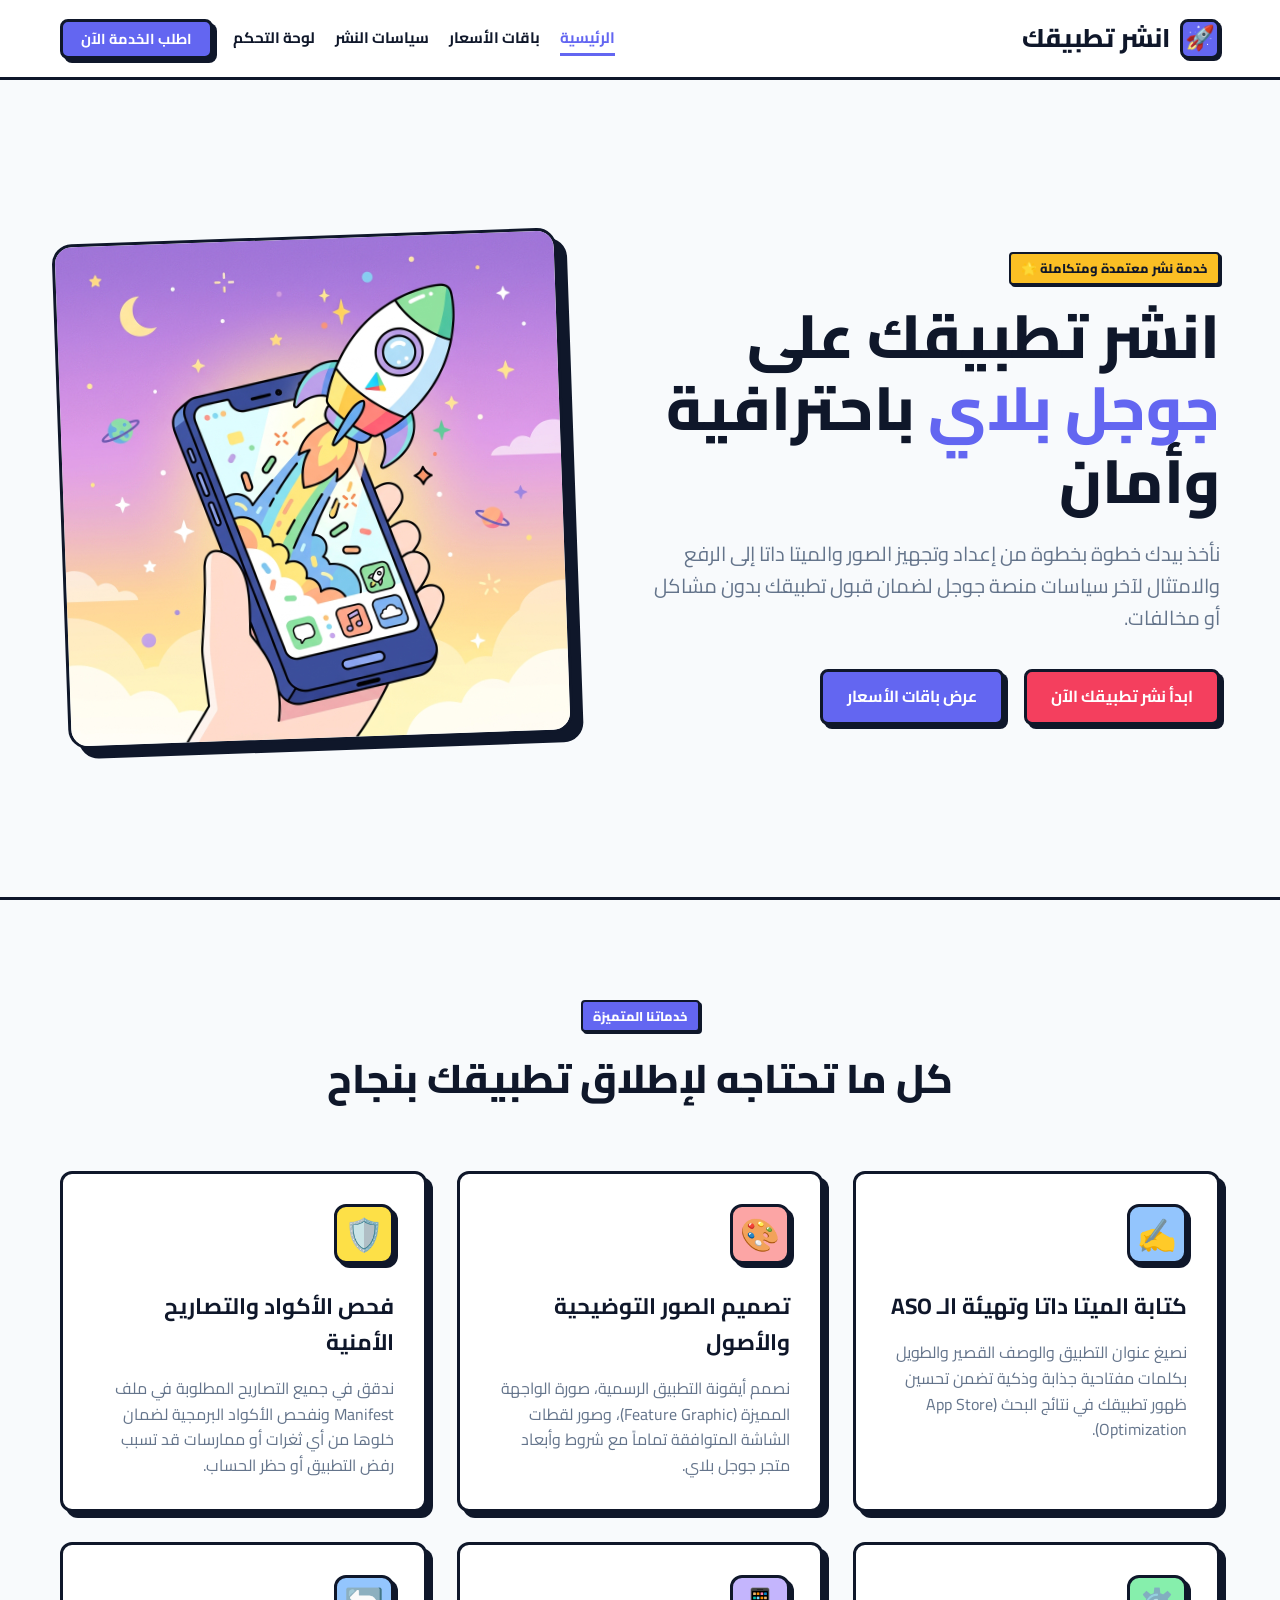
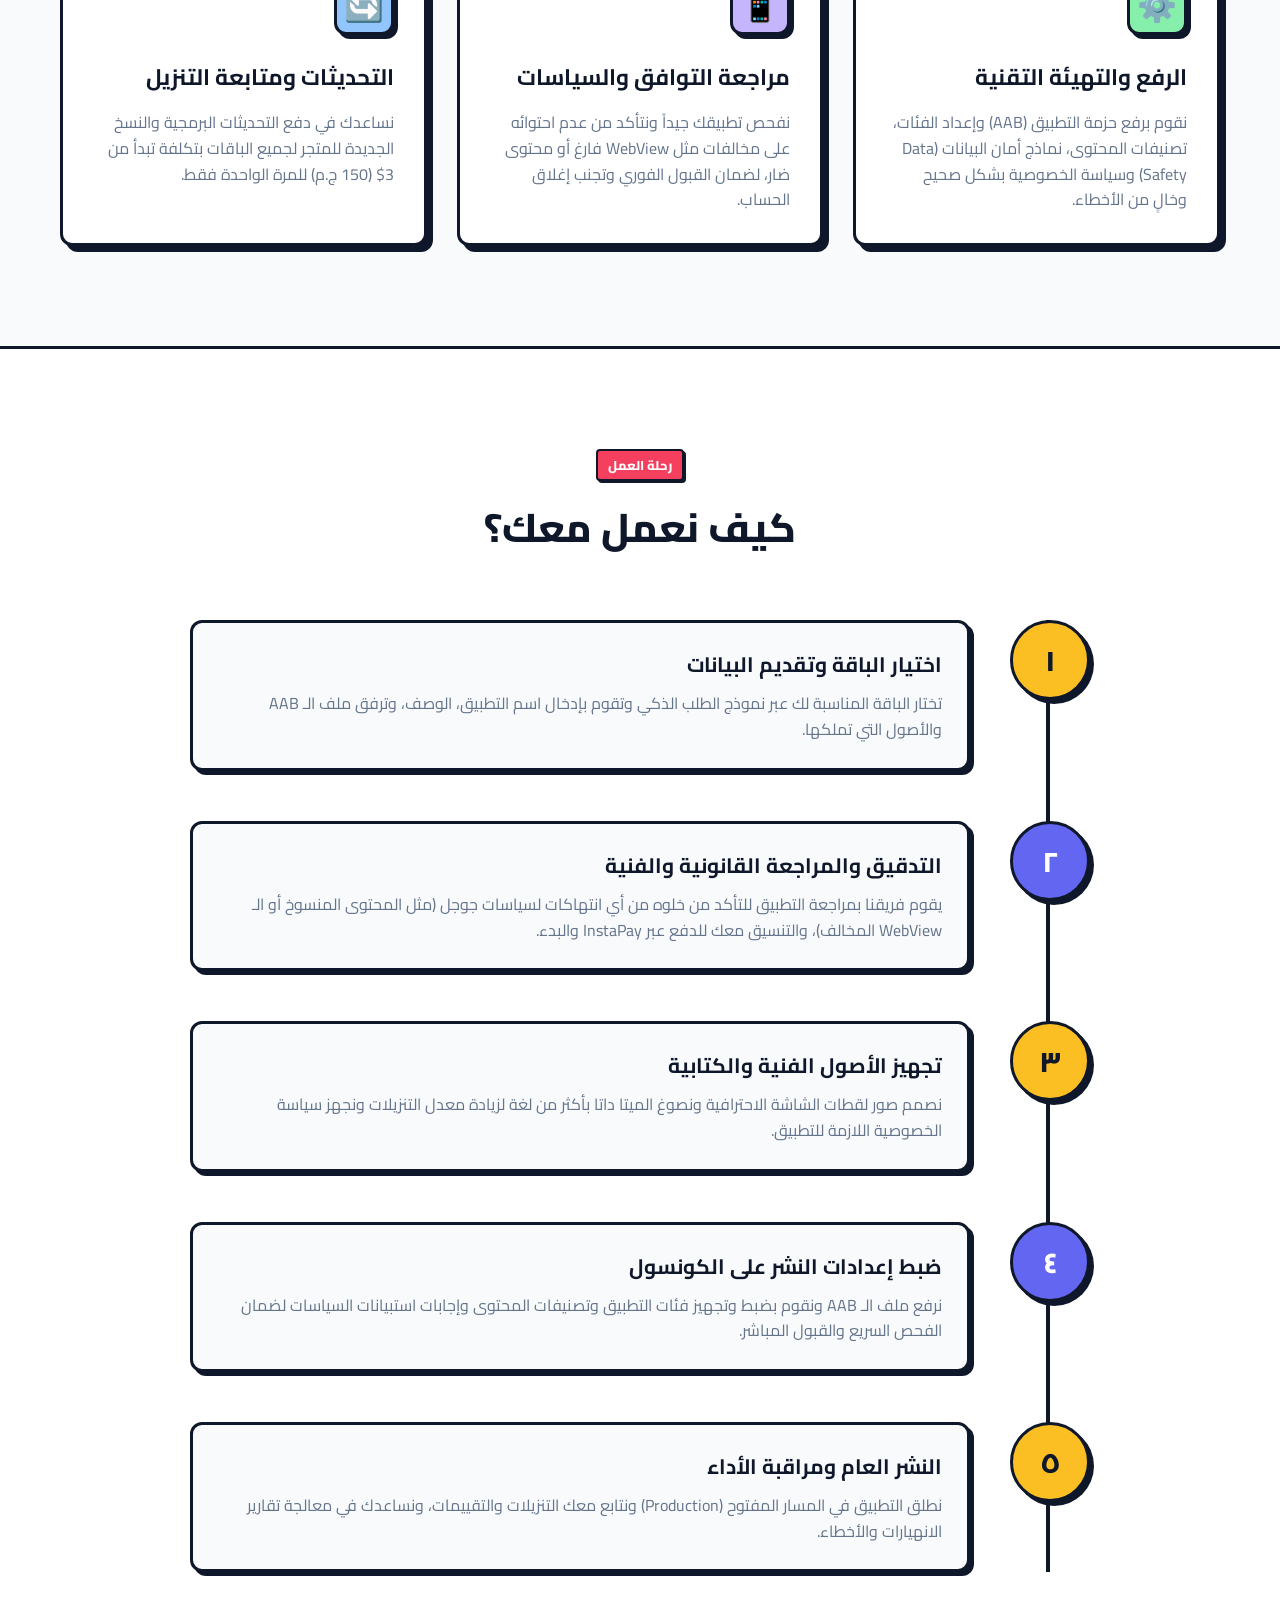
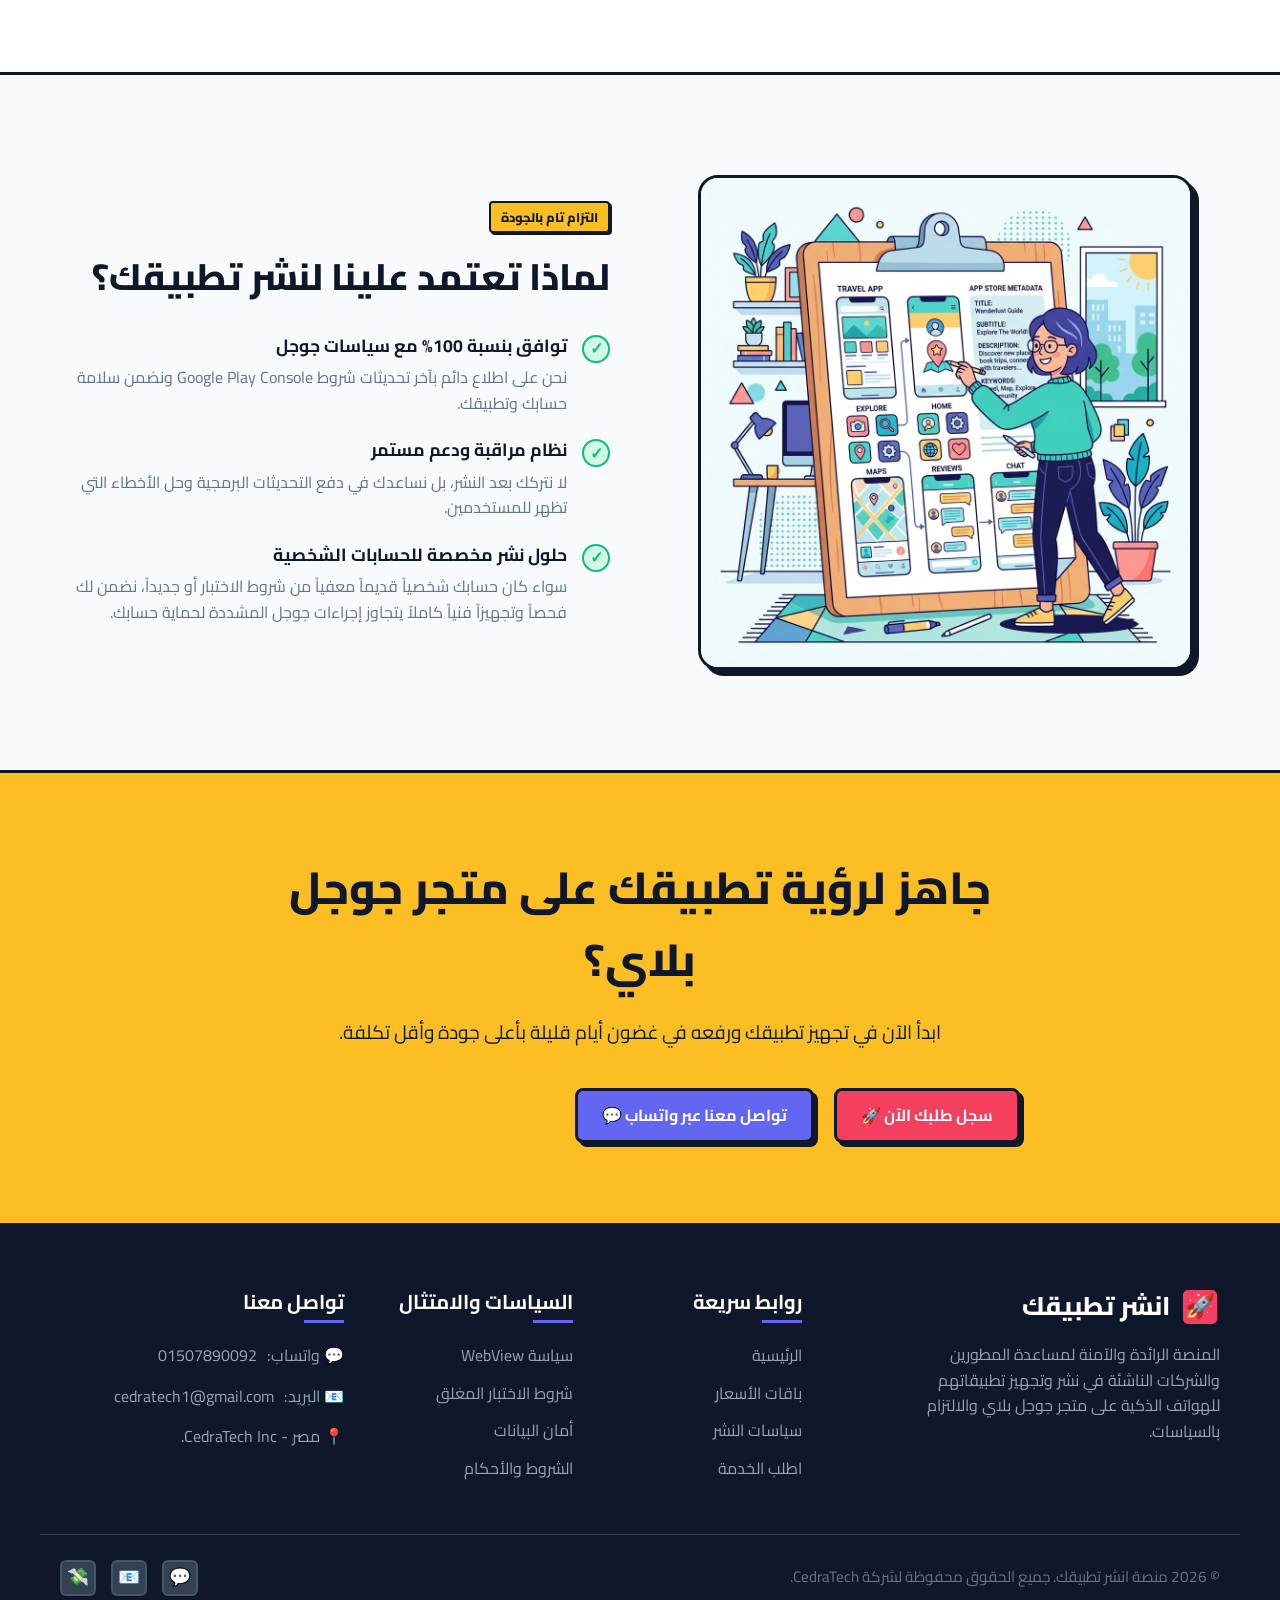
<file: index.html>
<!DOCTYPE html>
<html lang="ar" dir="rtl">
<head>
  <meta charset="UTF-8">
  <meta name="viewport" content="width=device-width, initial-scale=1.0">
  <title>انشر تطبيقك | خدمة نشر التطبيقات على جوجل بلاي باحترافية</title>
  <meta name="description" content="انشر تطبيقك على متجر جوجل بلاي (Google Play Console) باحترافية كاملة. نقوم بإعداد الصور والميتا داتا والمراجعة الأمنية وفحص الامتثال لسياسات جوجل لضمان قبول التطبيق.">
  <link rel="stylesheet" href="css/style.css">
  <link rel="stylesheet" href="css/home.css">
</head>
<body>

  <!-- Navigation Header -->
  <header class="header">
    <div class="container header-container">
      <a href="index.html" class="logo">
        <div class="logo-icon">🚀</div>
        <span>انشر تطبيقك</span>
      </a>
      
      <button class="menu-toggle" id="menuToggle" aria-label="فتح القائمة">☰</button>
      
      <nav class="nav-menu" id="navMenu">
        <a href="index.html" class="nav-link">الرئيسية</a>
        <a href="pricing.html" class="nav-link">باقات الأسعار</a>
        <a href="policies.html" class="nav-link">سياسات النشر</a>
        <a href="dashboard.html" class="nav-link">لوحة التحكم</a>
        <a href="order.html" class="btn btn-primary nav-btn" style="padding: 8px 18px; font-size: 0.95rem;">اطلب الخدمة الآن</a>
      </nav>

    </div>
  </header>

  <!-- Hero Section -->
  <section class="hero">
    <div class="container hero-grid">
      <div class="hero-content">
        <span class="badge badge-accent section-tag">خدمة نشر معتمدة ومتكاملة 🌟</span>
        <h1>انشر تطبيقك على <span>جوجل بلاي</span> باحترافية وأمان</h1>
        <p>
          نأخذ بيدك خطوة بخطوة من إعداد وتجهيز الصور والميتا داتا إلى الرفع والامتثال لآخر سياسات منصة جوجل لضمان قبول تطبيقك بدون مشاكل أو مخالفات.
        </p>
        <div class="hero-btns">
          <a href="order.html" class="btn btn-secondary">ابدأ نشر تطبيقك الآن</a>
          <a href="pricing.html" class="btn btn-primary">عرض باقات الأسعار</a>
        </div>
      </div>
      <div class="hero-image-container">
        <img src="assets/images/rocket_launch.png" alt="صاروخ ينطلق من هاتف ذكي" class="hero-image">
      </div>
    </div>
  </section>

  <!-- Service Features Grid -->
  <section class="section">
    <div class="container">
      <div class="section-header">
        <span class="badge badge-primary section-tag">خدماتنا المتميزة</span>
        <h2 class="section-title">كل ما تحتاجه لإطلاق تطبيقك بنجاح</h2>
      </div>
      
      <div class="services-grid">
        <!-- Feature 1 -->
        <div class="card service-card">
          <div class="service-icon icon-blue">✍️</div>
          <h3>كتابة الميتا داتا وتهيئة الـ ASO</h3>
          <p>نصيغ عنوان التطبيق والوصف القصير والطويل بكلمات مفتاحية جذابة وذكية تضمن تحسين ظهور تطبيقك في نتائج البحث (App Store Optimization).</p>
        </div>
        
        <!-- Feature 2 -->
        <div class="card service-card">
          <div class="service-icon icon-pink">🎨</div>
          <h3>تصميم الصور التوضيحية والأصول</h3>
          <p>نصمم أيقونة التطبيق الرسمية، صورة الواجهة المميزة (Feature Graphic)، وصور لقطات الشاشة المتوافقة تماماً مع شروط وأبعاد متجر جوجل بلاي.</p>
        </div>
        
        <!-- Feature 3 -->
        <div class="card service-card">
          <div class="service-icon icon-yellow">🛡️</div>
          <h3>فحص الأكواد والتصاريح الأمنية</h3>
          <p>ندقق في جميع التصاريح المطلوبة في ملف Manifest ونفحص الأكواد البرمجية لضمان خلوها من أي ثغرات أو ممارسات قد تسبب رفض التطبيق أو حظر الحساب.</p>
        </div>

        <!-- Feature 4 -->
        <div class="card service-card">
          <div class="service-icon icon-green">⚙️</div>
          <h3>الرفع والتهيئة التقنية</h3>
          <p>نقوم برفع حزمة التطبيق (AAB) وإعداد الفئات، تصنيفات المحتوى، نماذج أمان البيانات (Data Safety) وسياسة الخصوصية بشكل صحيح وخالٍ من الأخطاء.</p>
        </div>

        <!-- Feature 5 -->
        <div class="card service-card">
          <div class="service-icon icon-purple">📱</div>
          <h3>مراجعة التوافق والسياسات</h3>
          <p>نفحص تطبيقك جيداً ونتأكد من عدم احتوائه على مخالفات مثل WebView فارغ أو محتوى ضار، لضمان القبول الفوري وتجنب إغلاق الحساب.</p>
        </div>

        <!-- Feature 6 -->
        <div class="card service-card">
          <div class="service-icon icon-blue">🔄</div>
          <h3>التحديثات ومتابعة التنزيل</h3>
          <p>نساعدك في دفع التحديثات البرمجية والنسخ الجديدة للمتجر لجميع الباقات بتكلفة تبدأ من 3$ (150 ج.م) للمرة الواحدة فقط.</p>
        </div>
      </div>
    </div>
  </section>

  <!-- Step-by-Step Flow Illustration -->
  <section class="section bg-light">
    <div class="container">
      <div class="section-header">
        <span class="badge badge-secondary section-tag">رحلة العمل</span>
        <h2 class="section-title">كيف نعمل معك؟</h2>
      </div>

      <div class="steps-container">
        <!-- Step 1 -->
        <div class="step-item">
          <div class="step-number">١</div>
          <div class="step-content">
            <h3>اختيار الباقة وتقديم البيانات</h3>
            <p>تختار الباقة المناسبة لك عبر نموذج الطلب الذكي وتقوم بإدخال اسم التطبيق، الوصف، وترفق ملف الـ AAB والأصول التي تملكها.</p>
          </div>
        </div>

        <!-- Step 2 -->
        <div class="step-item">
          <div class="step-number">٢</div>
          <div class="step-content">
            <h3>التدقيق والمراجعة القانونية والفنية</h3>
            <p>يقوم فريقنا بمراجعة التطبيق للتأكد من خلوه من أي انتهاكات لسياسات جوجل (مثل المحتوى المنسوخ أو الـ WebView المخالف)، والتنسيق معك للدفع عبر InstaPay والبدء.</p>
          </div>
        </div>

        <!-- Step 3 -->
        <div class="step-item">
          <div class="step-number">٣</div>
          <div class="step-content">
            <h3>تجهيز الأصول الفنية والكتابية</h3>
            <p>نصمم صور لقطات الشاشة الاحترافية ونصوغ الميتا داتا بأكثر من لغة لزيادة معدل التنزيلات ونجهز سياسة الخصوصية اللازمة للتطبيق.</p>
          </div>
        </div>

        <!-- Step 4 -->
        <div class="step-item">
          <div class="step-number">٤</div>
          <div class="step-content">
            <h3>ضبط إعدادات النشر على الكونسول</h3>
            <p>نرفع ملف الـ AAB ونقوم بضبط وتجهيز فئات التطبيق وتصنيفات المحتوى وإجابات استبيانات السياسات لضمان الفحص السريع والقبول المباشر.</p>
          </div>
        </div>

        <!-- Step 5 -->
        <div class="step-item">
          <div class="step-number">٥</div>
          <div class="step-content">
            <h3>النشر العام ومراقبة الأداء</h3>
            <p>نطلق التطبيق في المسار المفتوح (Production) ونتابع معك التنزيلات والتقييمات، ونساعدك في معالجة تقارير الانهيارات والأخطاء.</p>
          </div>
        </div>
      </div>
    </div>
  </section>

  <!-- Details Check / Info section -->
  <section class="info-section">
    <div class="container info-grid">
      <div class="info-illustration-container">
        <img src="assets/images/app_prep.png" alt="فريق عمل يجهز أصول التطبيق" class="info-illustration">
      </div>
      <div class="info-content">
        <span class="badge badge-accent section-tag">التزام تام بالجودة</span>
        <h2>لماذا تعتمد علينا لنشر تطبيقك؟</h2>
        <ul class="info-list">
          <li>
            <div class="info-list-icon">✓</div>
            <div class="info-list-text">
              <h4>توافق بنسبة 100% مع سياسات جوجل</h4>
              <p>نحن على اطلاع دائم بآخر تحديثات شروط Google Play Console ونضمن سلامة حسابك وتطبيقك.</p>
            </div>
          </li>
          <li>
            <div class="info-list-icon">✓</div>
            <div class="info-list-text">
              <h4>نظام مراقبة ودعم مستمر</h4>
              <p>لا نتركك بعد النشر، بل نساعدك في دفع التحديثات البرمجية وحل الأخطاء التي تظهر للمستخدمين.</p>
            </div>
          </li>
          <li>
            <div class="info-list-icon">✓</div>
            <div class="info-list-text">
              <h4>حلول نشر مخصصة للحسابات الشخصية</h4>
              <p>سواء كان حسابك شخصياً قديماً معفياً من شروط الاختبار أو جديداً، نضمن لك فحصاً وتجهيزاً فنياً كاملاً يتجاوز إجراءات جوجل المشددة لحماية حسابك.</p>
            </div>
          </li>
        </ul>
      </div>
    </div>
  </section>

  <!-- CTA Section -->
  <section class="cta-section">
    <div class="container cta-container">
      <h2>جاهز لرؤية تطبيقك على متجر جوجل بلاي؟</h2>
      <p>ابدأ الآن في تجهيز تطبيقك ورفعه في غضون أيام قليلة بأعلى جودة وأقل تكلفة.</p>
      <div class="hero-btns">
        <a href="order.html" class="btn btn-secondary">سجل طلبك الآن 🚀</a>
        <a href="https://wa.me/201507890092" target="_blank" class="btn btn-primary">تواصل معنا عبر واتساب 💬</a>
      </div>
    </div>
  </section>

  <!-- Footer -->
  <footer class="footer">
    <div class="container footer-grid">
      <div class="footer-col footer-about">
        <a href="index.html" class="logo" style="color: white; margin-bottom: 15px;">
          <div class="logo-icon" style="background-color: var(--secondary);">🚀</div>
          <span>انشر تطبيقك</span>
        </a>
        <p>المنصة الرائدة والآمنة لمساعدة المطورين والشركات الناشئة في نشر وتجهيز تطبيقاتهم للهواتف الذكية على متجر جوجل بلاي والالتزام بالسياسات.</p>
      </div>
      
      <div class="footer-col">
        <h3>روابط سريعة</h3>
        <ul class="footer-links">
          <li><a href="index.html">الرئيسية</a></li>
          <li><a href="pricing.html">باقات الأسعار</a></li>
          <li><a href="policies.html">سياسات النشر</a></li>
          <li><a href="order.html">اطلب الخدمة</a></li>
        </ul>
      </div>

      <div class="footer-col">
        <h3>السياسات والامتثال</h3>
        <ul class="footer-links">
          <li><a href="policies.html#webview-policy">سياسة WebView</a></li>
          <li><a href="policies.html#testing-policy">شروط الاختبار المغلق</a></li>
          <li><a href="policies.html#data-safety">أمان البيانات</a></li>
          <li><a href="policies.html#terms">الشروط والأحكام</a></li>
        </ul>
      </div>

      <div class="footer-col">
        <h3>تواصل معنا</h3>
        <ul class="footer-contact">
          <li>💬 واتساب: <a href="https://wa.me/201507890092" target="_blank">01507890092</a></li>
          <li>📧 البريد: <a href="mailto:cedratech1@gmail.com">cedratech1@gmail.com</a></li>
          <li>📍 مصر - CedraTech Inc.</li>
        </ul>
      </div>
    </div>
    
    <div class="container footer-bottom">
      <p>© 2026 منصة انشر تطبيقك. جميع الحقوق محفوظة لشركة CedraTech.</p>
      <div class="social-links">
        <a href="https://wa.me/201507890092" class="social-btn" target="_blank">💬</a>
        <a href="mailto:cedratech1@gmail.com" class="social-btn">📧</a>
        <a href="https://ipn.eg/S/eng_amir/instapay/2ERpU3" class="social-btn" target="_blank" title="دفع عبر انستا باي">💸</a>
      </div>
    </div>
  </footer>

  <script src="js/main.js"></script>
</body>
</html>
</file>
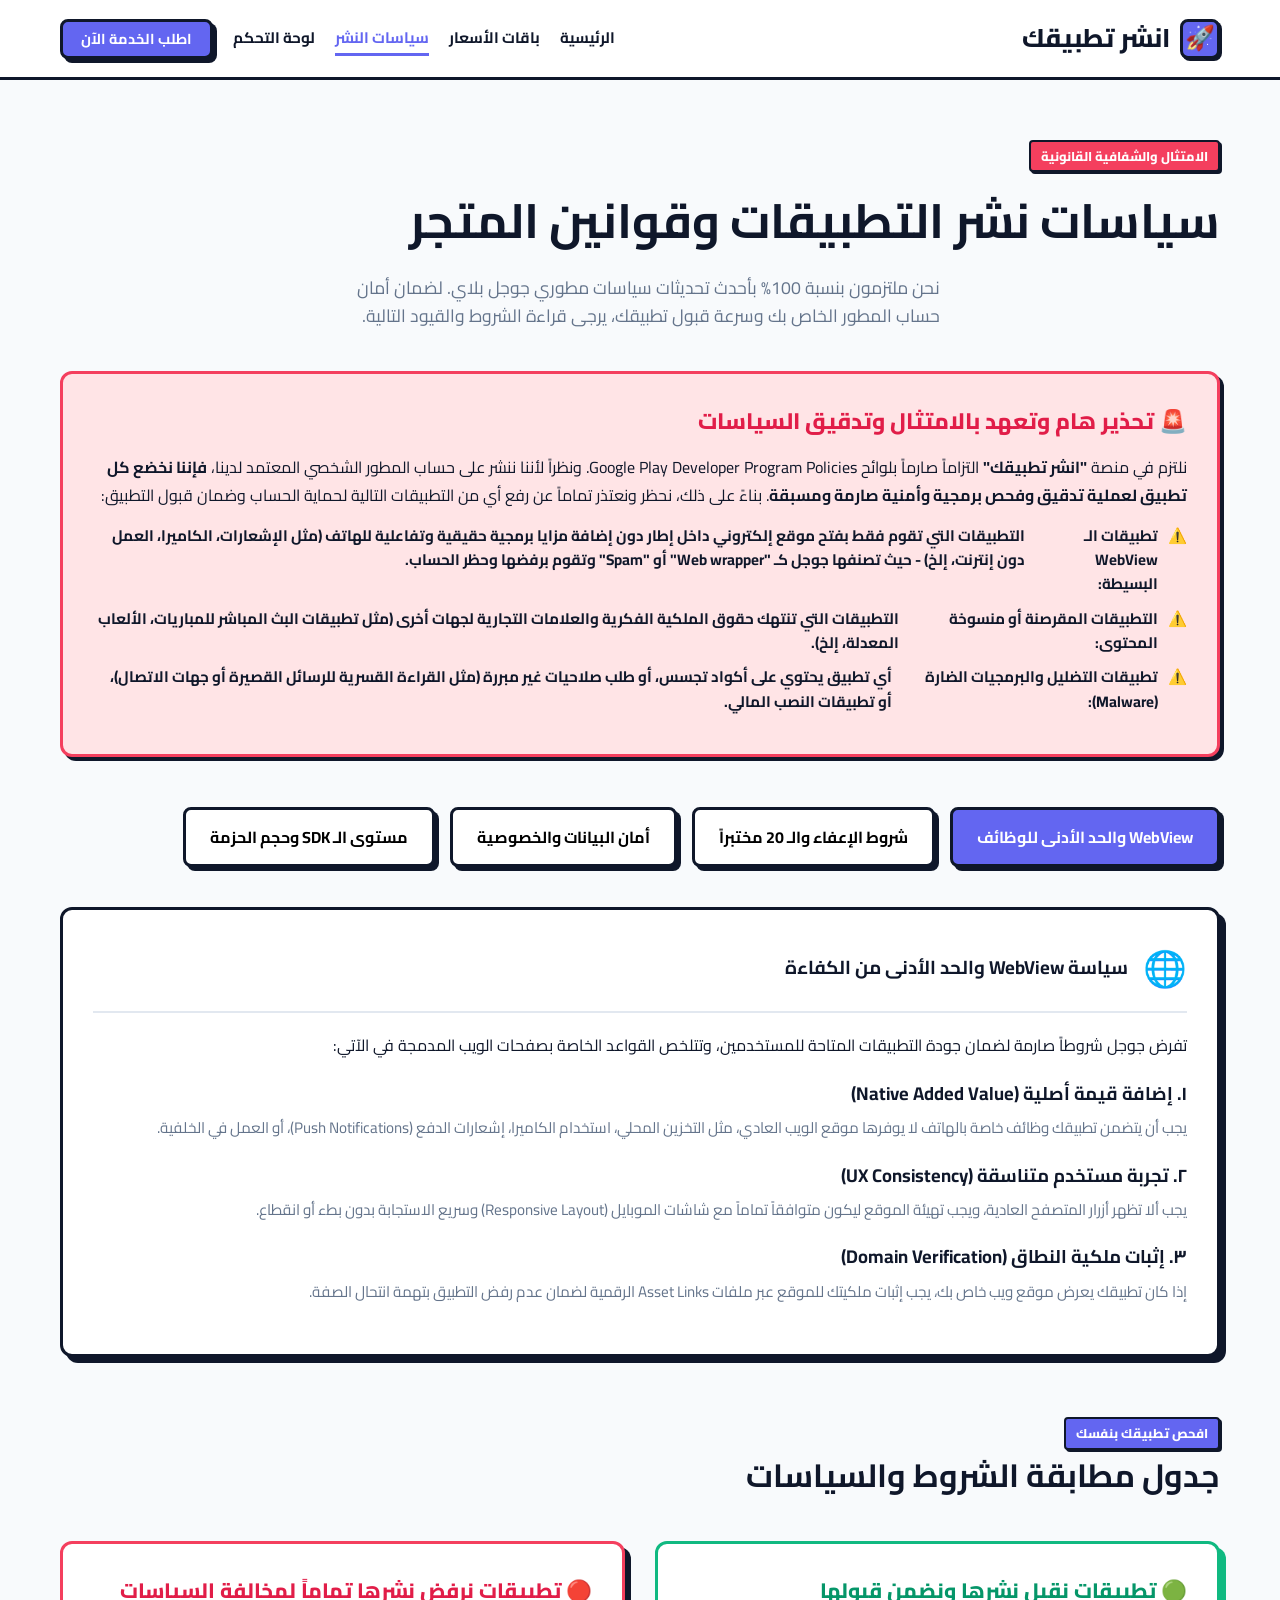
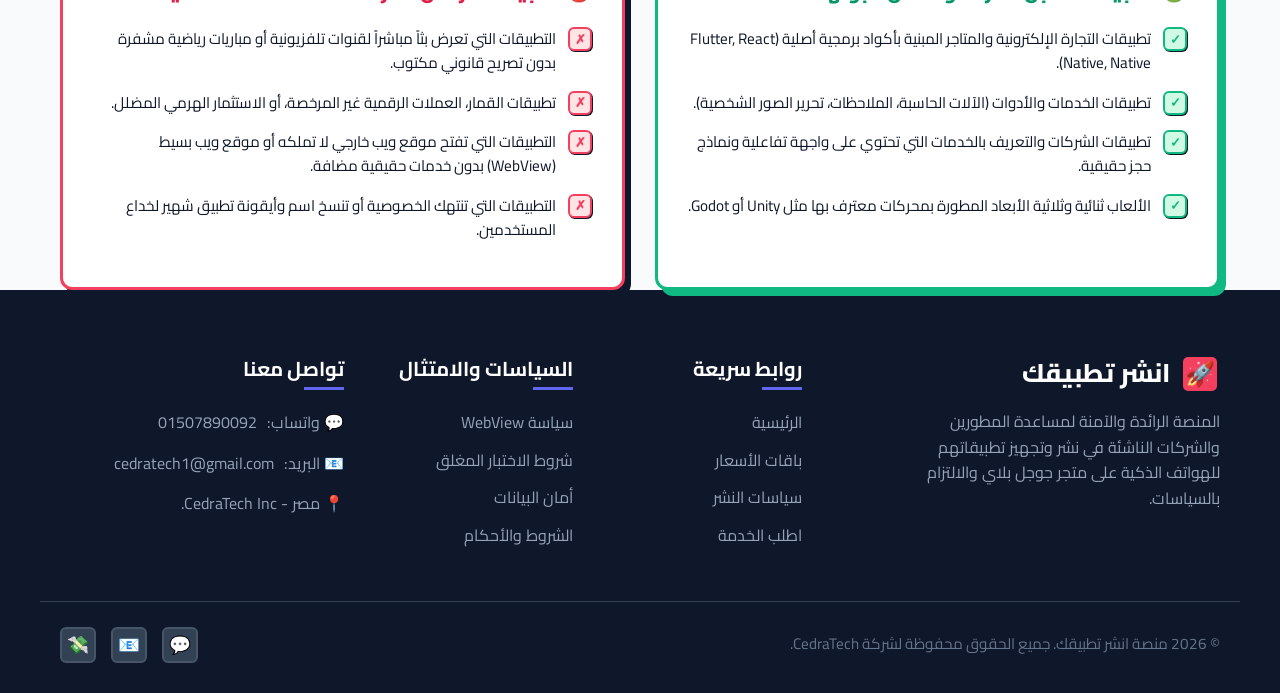
<file: policies.html>
<!DOCTYPE html>
<html lang="ar" dir="rtl">
<head>
  <meta charset="UTF-8">
  <meta name="viewport" content="width=device-width, initial-scale=1.0">
  <title>سياسات النشر والالتزام | انشر تطبيقك</title>
  <meta name="description" content="اقرأ سياسات النشر الرسمية لمتجر جوجل بلاي. نلتزم بقوانين المطورين لمنع التطبيقات الضارة وتطبيقات الـ WebView غير المطابقة لضمان أمان حسابك وقبول التطبيق.">
  <link rel="stylesheet" href="css/style.css">
  <link rel="stylesheet" href="css/policies.css">
</head>
<body>

  <!-- Navigation Header -->
  <header class="header">
    <div class="container header-container">
      <a href="index.html" class="logo">
        <div class="logo-icon">🚀</div>
        <span>انشر تطبيقك</span>
      </a>
      
      <button class="menu-toggle" id="menuToggle" aria-label="فتح القائمة">☰</button>
      
      <nav class="nav-menu" id="navMenu">
        <a href="index.html" class="nav-link">الرئيسية</a>
        <a href="pricing.html" class="nav-link">باقات الأسعار</a>
        <a href="policies.html" class="nav-link">سياسات النشر</a>
        <a href="dashboard.html" class="nav-link">لوحة التحكم</a>
        <a href="order.html" class="btn btn-primary nav-btn" style="padding: 8px 18px; font-size: 0.95rem;">اطلب الخدمة الآن</a>
      </nav>

    </div>
  </header>

  <!-- Title Section -->
  <section class="section" style="padding: 60px 0 30px; border-bottom: none;">
    <div class="container text-center">
      <span class="badge badge-secondary section-tag">الامتثال والشفافية القانونية</span>
      <h1 class="section-title" style="font-size: 3rem; margin-top: 10px;">سياسات نشر التطبيقات وقوانين المتجر</h1>
      <p style="color: var(--text-light); max-width: 600px; margin: 15px auto 0; font-size: 1.1rem;">
        نحن ملتزمون بنسبة 100% بأحدث تحديثات سياسات مطوري جوجل بلاي. لضمان أمان حساب المطور الخاص بك وسرعة قبول تطبيقك، يرجى قراءة الشروط والقيود التالية.
      </p>
    </div>
  </section>

  <!-- Main Content Policy Section -->
  <section class="section" style="padding-top: 10px;">
    <div class="container">
      
      <!-- Warning Block -->
      <div class="warning-block">
        <h3>🚨 تحذير هام وتعهد بالامتثال وتدقيق السياسات</h3>
        <p>
          نلتزم في منصة <strong>"انشر تطبيقك"</strong> التزاماً صارماً بلوائح Google Play Developer Program Policies. ونظراً لأننا ننشر على حساب المطور الشخصي المعتمد لدينا، <strong>فإننا نخضع كل تطبيق لعملية تدقيق وفحص برمجية وأمنية صارمة ومسبقة</strong>. بناءً على ذلك، نحظر ونعتذر تماماً عن رفع أي من التطبيقات التالية لحماية الحساب وضمان قبول التطبيق:
        </p>
        <ul class="warning-list">
          <li><strong>تطبيقات الـ WebView البسيطة:</strong> التطبيقات التي تقوم فقط بفتح موقع إلكتروني داخل إطار دون إضافة مزايا برمجية حقيقية وتفاعلية للهاتف (مثل الإشعارات، الكاميرا، العمل دون إنترنت، إلخ) - حيث تصنفها جوجل كـ "Web wrapper" أو "Spam" وتقوم برفضها وحظر الحساب.</li>
          <li><strong>التطبيقات المقرصنة أو منسوخة المحتوى:</strong> التطبيقات التي تنتهك حقوق الملكية الفكرية والعلامات التجارية لجهات أخرى (مثل تطبيقات البث المباشر للمباريات، الألعاب المعدلة، إلخ).</li>
          <li><strong>تطبيقات التضليل والبرمجيات الضارة (Malware):</strong> أي تطبيق يحتوي على أكواد تجسس، أو طلب صلاحيات غير مبررة (مثل القراءة القسرية للرسائل القصيرة أو جهات الاتصال)، أو تطبيقات النصب المالي.</li>
        </ul>
      </div>

      <!-- Policy Tabs Switcher -->
      <div class="policy-tabs">
        <button class="tab-btn active" onclick="switchTab(event, 'webview-policy')">WebView والحد الأدنى للوظائف</button>
        <button class="tab-btn" onclick="switchTab(event, 'testing-policy')">شروط الإعفاء والـ 20 مختبراً</button>
        <button class="tab-btn" onclick="switchTab(event, 'data-safety')">أمان البيانات والخصوصية</button>
        <button class="tab-btn" onclick="switchTab(event, 'target-sdk')">مستوى الـ SDK وحجم الحزمة</button>
      </div>

      <!-- Tab 1: WebView -->
      <div id="webview-policy" class="card policy-content-panel active" style="margin-bottom: 60px;">
        <div class="compliance-header">
          <div class="compliance-icon">🌐</div>
          <h3>سياسة WebView والحد الأدنى من الكفاءة</h3>
        </div>
        <p>تفرض جوجل شروطاً صارمة لضمان جودة التطبيقات المتاحة للمستخدمين، وتتلخص القواعد الخاصة بصفحات الويب المدمجة في الآتي:</p>
        <ul class="policy-details-list">
          <li>
            <h4>١. إضافة قيمة أصلية (Native Added Value)</h4>
            <p>يجب أن يتضمن تطبيقك وظائف خاصة بالهاتف لا يوفرها موقع الويب العادي، مثل التخزين المحلي، استخدام الكاميرا، إشعارات الدفع (Push Notifications)، أو العمل في الخلفية.</p>
          </li>
          <li>
            <h4>٢. تجربة مستخدم متناسقة (UX Consistency)</h4>
            <p>يجب ألا تظهر أزرار المتصفح العادية، ويجب تهيئة الموقع ليكون متوافقاً تماماً مع شاشات الموبايل (Responsive Layout) وسريع الاستجابة بدون بطء أو انقطاع.</p>
          </li>
          <li>
            <h4>٣. إثبات ملكية النطاق (Domain Verification)</h4>
            <p>إذا كان تطبيقك يعرض موقع ويب خاص بك، يجب إثبات ملكيتك للموقع عبر ملفات Asset Links الرقمية لضمان عدم رفض التطبيق بتهمة انتحال الصفة.</p>
          </li>
        </ul>
      </div>

      <!-- Tab 2: Testing Policy -->
      <div id="testing-policy" class="card policy-content-panel" style="margin-bottom: 60px;">
        <div class="compliance-header">
          <div class="compliance-icon">🧪</div>
          <h3>شروط الإعفاء ونظام الـ 20 مختبراً</h3>
        </div>
        <div class="warning-block" style="border-color: var(--primary); background-color: #f0f4ff; margin-bottom: 25px; padding: 15px;">
          <strong style="color: var(--primary-hover); font-size: 1.05rem;">💡 إقرار الإعفاء للحسابات القديمة:</strong>
          <p style="margin-top: 5px; font-size: 0.95rem; font-weight: 600;">إذا كان حسابك الشخصي قديماً (تم إنشاؤه قبل نوفمبر 2023) أو حساب مؤسسة، فأنت <strong>معفى تماماً</strong> من شرط الاختبار المغلق وتستطيع الانتقال للنشر المباشر. ينطبق هذا الشرط فقط على الحسابات الشخصية المنشأة حديثاً.</p>
        </div>
        <p>مؤخراً في أواخر عام ٢٠٢٣، حدثت جوجل نظام النشر لحماية أمان المتجر، وتفرض القوانين الآتي للجهات غير المعفاة:</p>
        <ul class="policy-details-list">
          <li>
            <h4>١. الفئة المستهدفة بالشرط</h4>
            <p>ينطبق هذا الشرط حصرياً على الحسابات الشخصية للمطورين (Individual Accounts) المنشأة حديثاً. أما حسابات الشركات/المؤسسات (Organization Accounts) أو الحسابات الشخصية القديمة فهي معفاة من هذا الشرط وتنتقل للنشر المباشر.</p>
          </li>
          <li>
            <h4>٢. فترة الاختبار (14 يوماً متواصلة)</h4>
            <p>يجب تسجيل ما لا يقل عن 20 مختبراً خارجياً في مسار الاختبار المغلق (Closed Testing)، ويجب أن يقوموا بتحميل التطبيق وإبقائه مثبتاً على أجهزتهم وتجربته يومياً لمدة 14 يوماً متصلة.</p>
          </li>
          <li>
            <h4>٣. تقديم تقرير النشر المفتوح</h4>
            <p>بعد انتهاء الـ 14 يوماً، يتطلب منك الإجابة على استبيان رسمي من جوجل يوضح تفاصيل الاختبار، الأخطاء التي تم حلها، وآراء المختبرين، قبل أن تسمح لك جوجل بنقل التطبيق لمرحلة الإنتاج (Production).</p>
          </li>
        </ul>
      </div>

      <!-- Tab 3: Data Safety -->
      <div id="data-safety" class="card policy-content-panel" style="margin-bottom: 60px;">
        <div class="compliance-header">
          <div class="compliance-icon">🔒</div>
          <h3>أمان البيانات (Data Safety) وسياسات الخصوصية</h3>
        </div>
        <p>خصوصية المستخدمين هي الأولوية القصوى لمنصة جوجل. نساعدك في صياغة الملفات والامتثال للآتي:</p>
        <ul class="policy-details-list">
          <li>
            <h4>١. نموذج أمان البيانات (Data Safety Form)</h4>
            <p>يجب الإفصاح بدقة عن أي بيانات يتم جمعها من المستخدم (مثل الاسم، البريد الإلكتروني، الموقع الجغرافي، الصور) وتحديد ما إذا كان يتم مشاركتها مع طرف ثالث (مثل شركات الإعلانات أو التحليلات).</p>
          </li>
          <li>
            <h4>٢. رابط سياسة الخصوصية النشط</h4>
            <p>تطلب جوجل وجود رابط دائم ونشط لسياسة الخصوصية الخاصة بتطبيقك، يجب أن يوضح البيانات التي يجمعها التطبيق وكيفية حذفها. نحن نوفر لك كتابة السياسة واستضافتها مجاناً كجزء من الخدمة.</p>
          </li>
          <li>
            <h4>٣. طلب الصلاحيات الحساسة</h4>
            <p>يجب ألا يطلب التطبيق صلاحيات الوصول للكاميرا، الميكروفون، أو الموقع الجغرافي الدقيق إلا إذا كانت الوظيفة الأساسية للتطبيق تعتمد على ذلك بشكل مباشر ومفهوم للمستخدم.</p>
          </li>
        </ul>
      </div>

      <!-- Tab 4: Target SDK -->
      <div id="target-sdk" class="card policy-content-panel" style="margin-bottom: 60px;">
        <div class="compliance-header">
          <div class="compliance-icon">📱</div>
          <h3>مستوى الـ SDK المستهدف وحجم التطبيق</h3>
        </div>
        <p>تحديثات البناء البرمجي تضمن استقرار وتوافق التطبيق مع إصدارات أندرويد الحديثة:</p>
        <ul class="policy-details-list">
          <li>
            <h4>١. مستوى الـ Target SDK الأدنى</h4>
            <p>حالياً يفرض متجر جوجل بلاي أن تستهدف التطبيقات الجديدة مستوى <strong>Android 14 (Target SDK 34)</strong> كحد أدنى. والتطبيقات التي تستهدف إصدارات أقدم سيتم رفضها تلقائياً.</p>
          </li>
          <li>
            <h4>٢. استخدام صيغة الـ AAB (Android App Bundle)</h4>
            <p>أوقفت جوجل تماماً قبول حزم الـ APK التقليدية للنشر الأول للتطبيقات. يجب بناء وتصدير التطبيق بصيغة <code>.aab</code>، والتي تساهم في تقليل حجم التطبيق عن طريق إنشاء نسخ مخصصة لكل جهاز تلقائياً.</p>
          </li>
          <li>
            <h4>٣. حدود حجم التطبيق</h4>
            <p>يجب ألا يتجاوز حجم ملف الـ AAB الرئيسي 200 ميجابايت. للتطبيقات والألعاب الأكبر حجماً، يجب استخدام تقنية Play Asset Delivery لتحميل الملفات الكبيرة بشكل منفصل وآمن.</p>
          </li>
        </ul>
      </div>

      <!-- Checklist Section -->
      <div class="checklist-section">
        <div class="section-header" style="margin-bottom: 40px;">
          <span class="badge badge-primary section-tag">افحص تطبيقك بنفسك</span>
          <h2 class="section-title" style="font-size: 2rem;">جدول مطابقة الشروط والسياسات</h2>
        </div>

        <div class="checklist-container">
          <!-- Allowed Items -->
          <div class="card checklist-card" style="border-color: var(--accent-green); box-shadow: 6px 6px 0px var(--accent-green);">
            <h3 class="checklist-title" style="color: var(--accent-green-hover);">🟢 تطبيقات نقبل نشرها ونضمن قبولها</h3>
            <ul class="check-item-list">
              <li>
                <div class="check-badge yes">✓</div>
                <p>تطبيقات التجارة الإلكترونية والمتاجر المبنية بأكواد برمجية أصلية (Flutter, React Native, Native).</p>
              </li>
              <li>
                <div class="check-badge yes">✓</div>
                <p>تطبيقات الخدمات والأدوات (الآلات الحاسبة، الملاحظات، تحرير الصور الشخصية).</p>
              </li>
              <li>
                <div class="check-badge yes">✓</div>
                <p>تطبيقات الشركات والتعريف بالخدمات التي تحتوي على واجهة تفاعلية ونماذج حجز حقيقية.</p>
              </li>
              <li>
                <div class="check-badge yes">✓</div>
                <p>الألعاب ثنائية وثلاثية الأبعاد المطورة بمحركات معترف بها مثل Unity أو Godot.</p>
              </li>
            </ul>
          </div>

          <!-- Prohibited Items -->
          <div class="card checklist-card" style="border-color: var(--secondary);">
            <h3 class="checklist-title" style="color: var(--secondary-hover);">🔴 تطبيقات نرفض نشرها تماماً لمخالفة السياسات</h3>
            <ul class="check-item-list">
              <li>
                <div class="check-badge no">✗</div>
                <p>التطبيقات التي تعرض بثاً مباشراً لقنوات تلفزيونية أو مباريات رياضية مشفرة بدون تصريح قانوني مكتوب.</p>
              </li>
              <li>
                <div class="check-badge no">✗</div>
                <p>تطبيقات القمار، العملات الرقمية غير المرخصة، أو الاستثمار الهرمي المضلل.</p>
              </li>
              <li>
                <div class="check-badge no">✗</div>
                <p>التطبيقات التي تفتح موقع ويب خارجي لا تملكه أو موقع ويب بسيط (WebView) بدون خدمات حقيقية مضافة.</p>
              </li>
              <li>
                <div class="check-badge no">✗</div>
                <p>التطبيقات التي تنتهك الخصوصية أو تنسخ اسم وأيقونة تطبيق شهير لخداع المستخدمين.</p>
              </li>
            </ul>
          </div>
        </div>
      </div>

    </div>
  </section>

  <!-- Footer -->
  <footer class="footer">
    <div class="container footer-grid">
      <div class="footer-col footer-about">
        <a href="index.html" class="logo" style="color: white; margin-bottom: 15px;">
          <div class="logo-icon" style="background-color: var(--secondary);">🚀</div>
          <span>انشر تطبيقك</span>
        </a>
        <p>المنصة الرائدة والآمنة لمساعدة المطورين والشركات الناشئة في نشر وتجهيز تطبيقاتهم للهواتف الذكية على متجر جوجل بلاي والالتزام بالسياسات.</p>
      </div>
      
      <div class="footer-col">
        <h3>روابط سريعة</h3>
        <ul class="footer-links">
          <li><a href="index.html">الرئيسية</a></li>
          <li><a href="pricing.html">باقات الأسعار</a></li>
          <li><a href="policies.html">سياسات النشر</a></li>
          <li><a href="order.html">اطلب الخدمة</a></li>
        </ul>
      </div>

      <div class="footer-col">
        <h3>السياسات والامتثال</h3>
        <ul class="footer-links">
          <li><a href="policies.html#webview-policy">سياسة WebView</a></li>
          <li><a href="policies.html#testing-policy">شروط الاختبار المغلق</a></li>
          <li><a href="policies.html#data-safety">أمان البيانات</a></li>
          <li><a href="policies.html#terms">الشروط والأحكام</a></li>
        </ul>
      </div>

      <div class="footer-col">
        <h3>تواصل معنا</h3>
        <ul class="footer-contact">
          <li>💬 واتساب: <a href="https://wa.me/201507890092" target="_blank">01507890092</a></li>
          <li>📧 البريد: <a href="mailto:cedratech1@gmail.com">cedratech1@gmail.com</a></li>
          <li>📍 مصر - CedraTech Inc.</li>
        </ul>
      </div>
    </div>
    
    <div class="container footer-bottom">
      <p>© 2026 منصة انشر تطبيقك. جميع الحقوق محفوظة لشركة CedraTech.</p>
      <div class="social-links">
        <a href="https://wa.me/201507890092" class="social-btn" target="_blank">💬</a>
        <a href="mailto:cedratech1@gmail.com" class="social-btn">📧</a>
        <a href="https://ipn.eg/S/eng_amir/instapay/2ERpU3" class="social-btn" target="_blank" title="دفع عبر انستا باي">💸</a>
      </div>
    </div>
  </footer>

  <script src="js/main.js"></script>
  <script>
    // Tab switching functionality
    function switchTab(evt, tabId) {
      // Get all panels and buttons
      const panels = document.querySelectorAll('.policy-content-panel');
      const buttons = document.querySelectorAll('.tab-btn');

      // Hide all panels
      panels.forEach(panel => {
        panel.classList.remove('active');
      });

      // Remove active class from buttons
      buttons.forEach(btn => {
        btn.classList.remove('active');
      });

      // Show specific panel and set button active
      document.getElementById(tabId).classList.add('active');
      evt.currentTarget.classList.add('active');
    }
  </script>
</body>
</html>
</file>
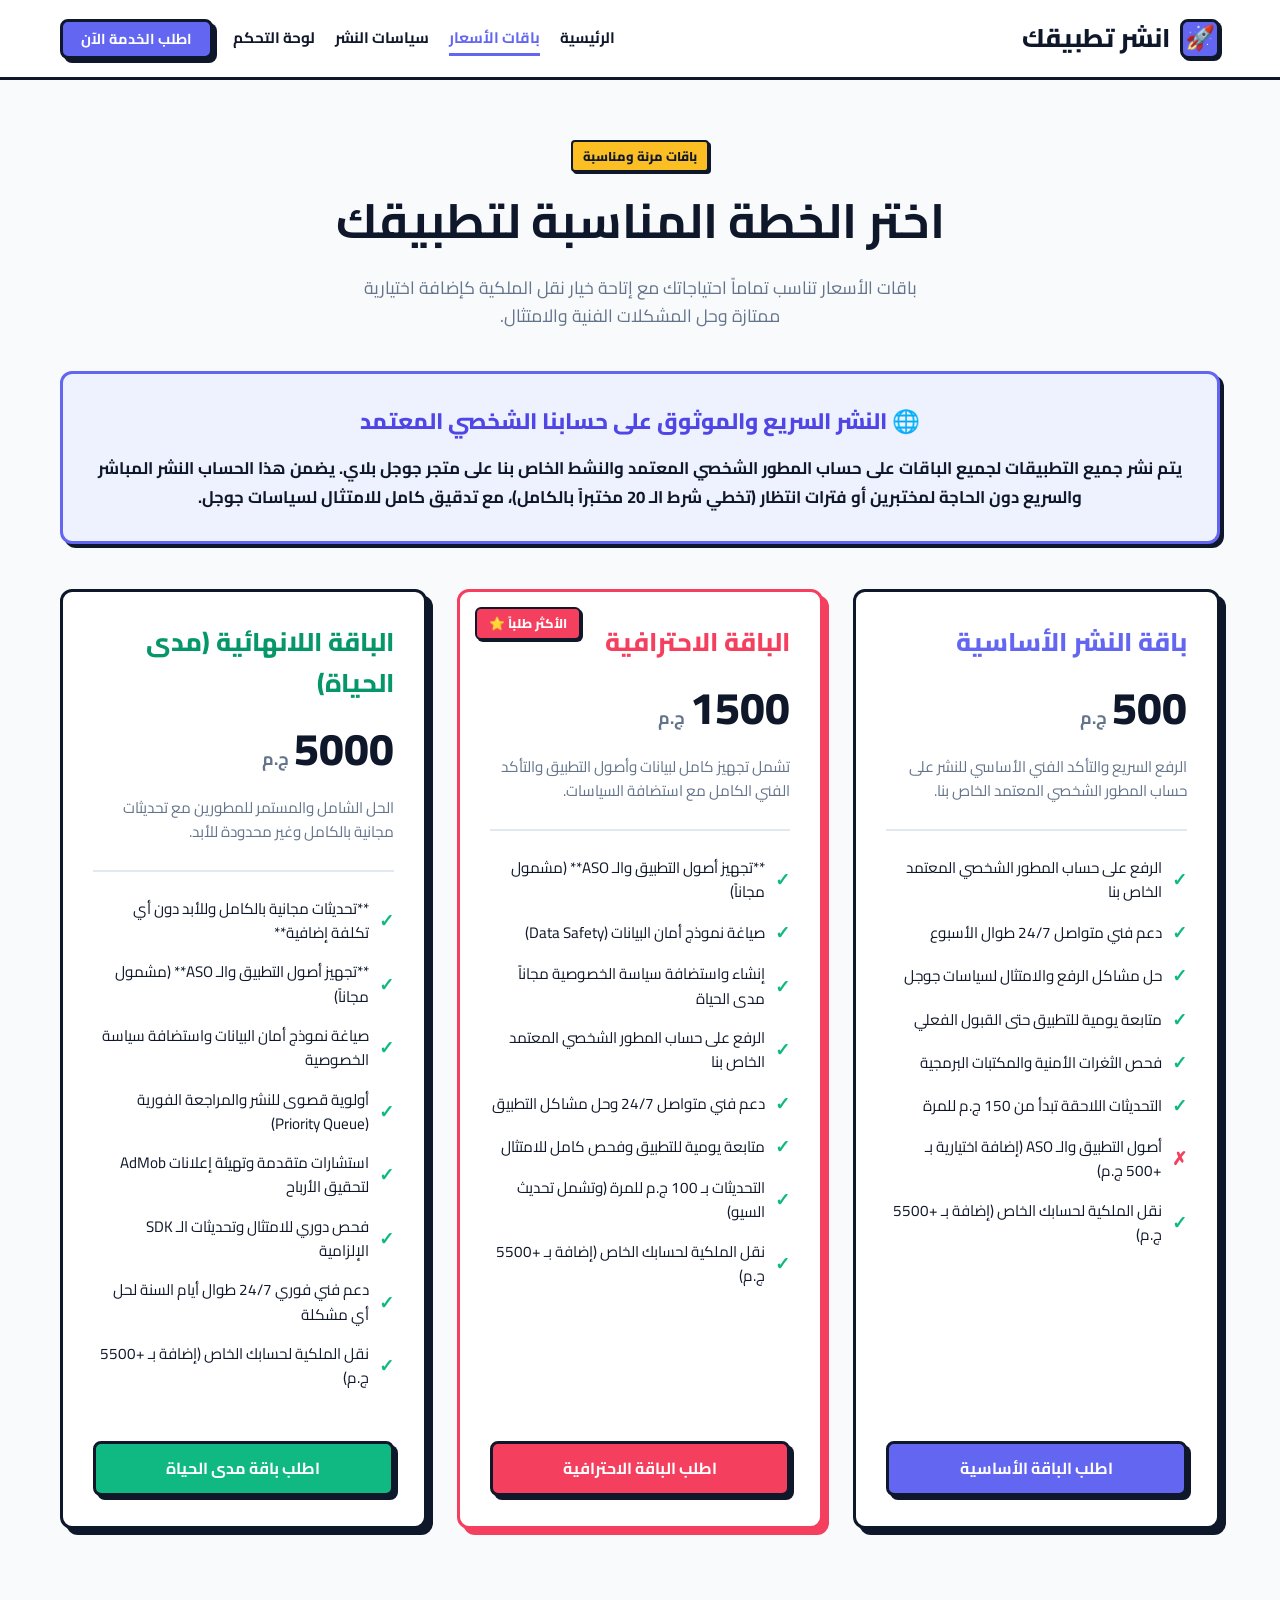
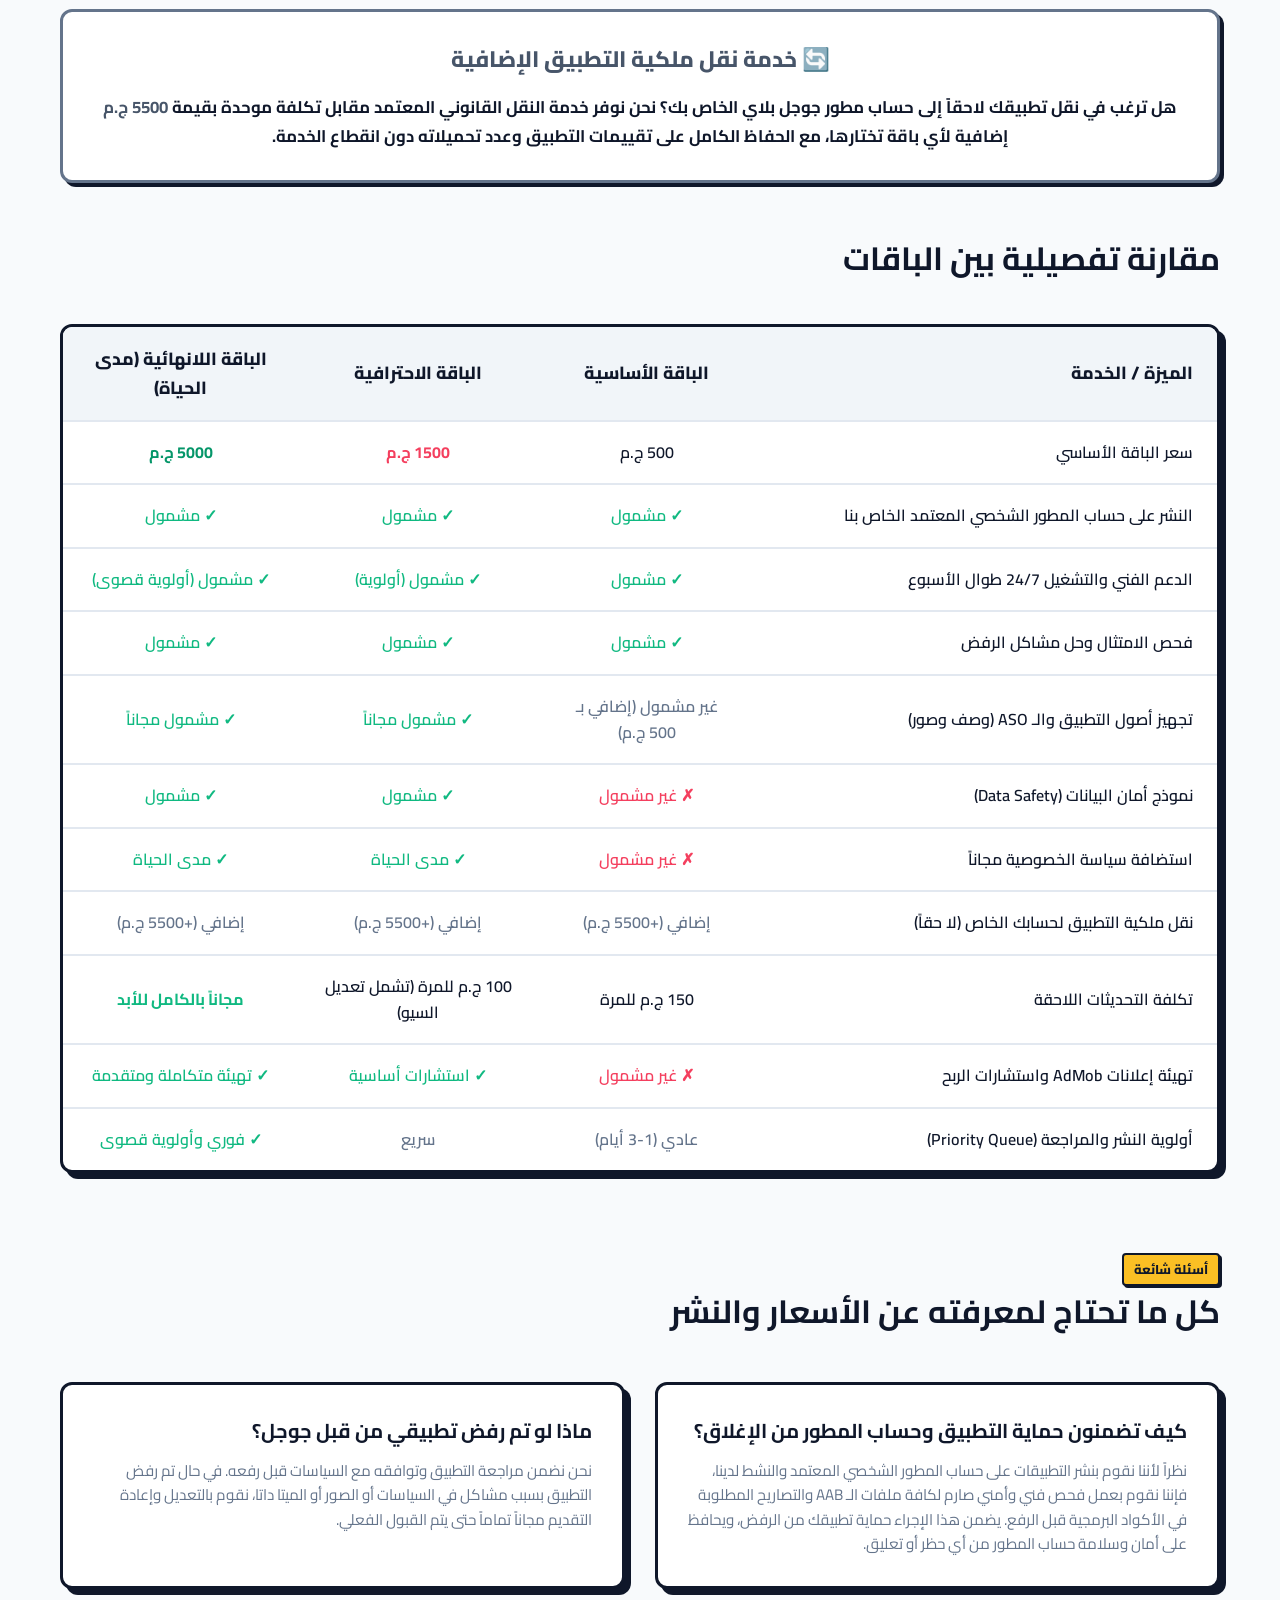
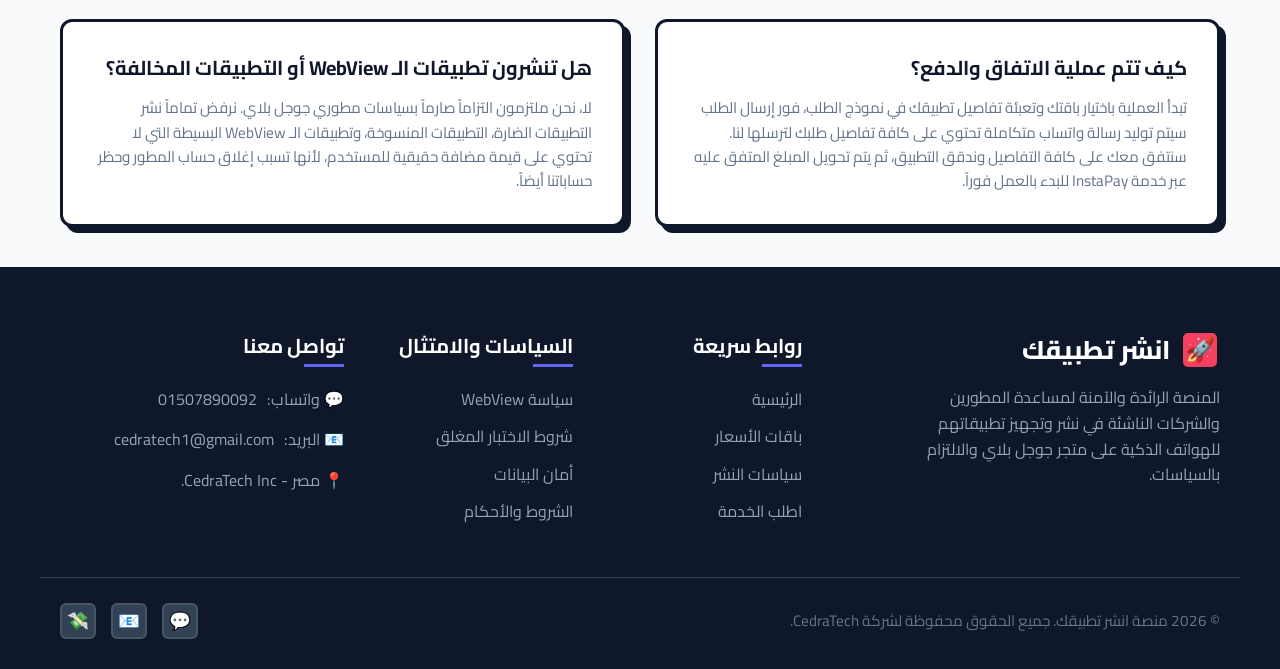
<file: pricing.html>
<!DOCTYPE html>
<html lang="ar" dir="rtl">
<head>
  <meta charset="UTF-8">
  <meta name="viewport" content="width=device-width, initial-scale=1.0">
  <title>باقات الأسعار | انشر تطبيقك</title>
  <meta name="description" content="تصفح باقات أسعار خدمة نشر التطبيقات على متجر جوجل بلاي. باقات نشر آمنة وموثوقة على حساب المطور الشخصي المعتمد لدينا المعفى من شرط الـ 20 مختبراً.">
  <link rel="stylesheet" href="css/style.css">
  <link rel="stylesheet" href="css/pricing.css">
</head>
<body>

  <!-- Navigation Header -->
  <header class="header">
    <div class="container header-container">
      <a href="index.html" class="logo">
        <div class="logo-icon">🚀</div>
        <span>انشر تطبيقك</span>
      </a>
      
      <button class="menu-toggle" id="menuToggle" aria-label="فتح القائمة">☰</button>
      
      <nav class="nav-menu" id="navMenu">
        <a href="index.html" class="nav-link">الرئيسية</a>
        <a href="pricing.html" class="nav-link">باقات الأسعار</a>
        <a href="policies.html" class="nav-link">سياسات النشر</a>
        <a href="dashboard.html" class="nav-link">لوحة التحكم</a>
        <a href="order.html" class="btn btn-primary nav-btn" style="padding: 8px 18px; font-size: 0.95rem;">اطلب الخدمة الآن</a>
      </nav>

    </div>
  </header>

  <!-- Title Section -->
  <section class="section" style="padding: 60px 0 30px; border-bottom: none;">
    <div class="container text-center">
      <span class="badge badge-accent section-tag">باقات مرنة ومناسبة</span>
      <h1 class="section-title" style="font-size: 3rem; margin-top: 10px;">اختر الخطة المناسبة لتطبيقك</h1>
      <p style="color: var(--text-light); max-width: 600px; margin: 15px auto 0; font-size: 1.1rem;">
        باقات الأسعار تناسب تماماً احتياجاتك مع إتاحة خيار نقل الملكية كإضافة اختيارية ممتازة وحل المشكلات الفنية والامتثال.
      </p>
    </div>
  </section>

  <!-- Interactive Pricing Section -->
  <section class="section" style="padding-top: 10px;">
    <div class="container">
      <!-- Info Banner about Personal Developer Account -->
      <div class="warning-block" style="background-color: #eef2ff; border-color: var(--primary); margin-bottom: 45px; text-align: center;">
        <h3 style="color: var(--primary-hover); justify-content: center;">🌐 النشر السريع والموثوق على حسابنا الشخصي المعتمد</h3>
        <p style="font-size: 1.05rem; font-weight: 700; margin-top: 10px;">
          يتم نشر جميع التطبيقات لجميع الباقات على حساب المطور الشخصي المعتمد والنشط الخاص بنا على متجر جوجل بلاي.
          يضمن هذا الحساب النشر المباشر والسريع دون الحاجة لمختبرين أو فترات انتظار (تخطي شرط الـ 20 مختبراً بالكامل)، مع تدقيق كامل للامتثال لسياسات جوجل.
        </p>
      </div>

      <!-- Pricing Cards Grid -->
      <div class="pricing-grid">
        <!-- Plan 1: Basic -->
        <div class="card pricing-card" id="cardBasic">
          <div class="pricing-header">
            <h3 class="plan-name" style="color: var(--primary);">باقة النشر الأساسية</h3>
            <div class="plan-price-box">
              <span class="plan-price" id="priceBasic">500</span>
              <span class="plan-currency">ج.م</span>
            </div>
            <p class="plan-desc">الرفع السريع والتأكد الفني الأساسي للنشر على حساب المطور الشخصي المعتمد الخاص بنا.</p>
          </div>
          <ul class="pricing-features">
            <li><span class="feature-check">✓</span> الرفع على حساب المطور الشخصي المعتمد الخاص بنا</li>
            <li><span class="feature-check">✓</span> دعم فني متواصل 24/7 طوال الأسبوع</li>
            <li><span class="feature-check">✓</span> حل مشاكل الرفع والامتثال لسياسات جوجل</li>
            <li><span class="feature-check">✓</span> متابعة يومية للتطبيق حتى القبول الفعلي</li>
            <li><span class="feature-check">✓</span> فحص الثغرات الأمنية والمكتبات البرمجية</li>
            <li><span class="feature-check">✓</span> التحديثات اللاحقة تبدأ من 150 ج.م للمرة</li>
            <li><span class="feature-cross">✗</span> أصول التطبيق والـ ASO (إضافة اختيارية بـ +500 ج.م)</li>
            <li><span class="feature-check">✓</span> نقل الملكية لحسابك الخاص (إضافة بـ +5500 ج.م)</li>
          </ul>
          <a href="order.html?plan=basic" id="linkBasic" class="btn btn-primary">اطلب الباقة الأساسية</a>
        </div>

        <!-- Plan 2: Pro -->
        <div class="card pricing-card popular" id="cardPro">
          <span class="popular-badge">الأكثر طلباً ⭐</span>
          <div class="pricing-header">
            <h3 class="plan-name" style="color: var(--secondary);">الباقة الاحترافية</h3>
            <div class="plan-price-box">
              <span class="plan-price" id="pricePro">1500</span>
              <span class="plan-currency">ج.م</span>
            </div>
            <p class="plan-desc">تشمل تجهيز كامل لبيانات وأصول التطبيق والتأكد الفني الكامل مع استضافة السياسات.</p>
          </div>
          <ul class="pricing-features">
            <li><span class="feature-check">✓</span> **تجهيز أصول التطبيق والـ ASO** (مشمول مجاناً)</li>
            <li><span class="feature-check">✓</span> صياغة نموذج أمان البيانات (Data Safety)</li>
            <li><span class="feature-check">✓</span> إنشاء واستضافة سياسة الخصوصية مجاناً مدى الحياة</li>
            <li><span class="feature-check">✓</span> الرفع على حساب المطور الشخصي المعتمد الخاص بنا</li>
            <li><span class="feature-check">✓</span> دعم فني متواصل 24/7 وحل مشاكل التطبيق</li>
            <li><span class="feature-check">✓</span> متابعة يومية للتطبيق وفحص كامل للامتثال</li>
            <li><span class="feature-check">✓</span> التحديثات بـ 100 ج.م للمرة (وتشمل تحديث السيو)</li>
            <li><span class="feature-check">✓</span> نقل الملكية لحسابك الخاص (إضافة بـ +5500 ج.م)</li>
          </ul>
          <a href="order.html?plan=pro" id="linkPro" class="btn btn-secondary">اطلب الباقة الاحترافية</a>
        </div>

        <!-- Plan 3: Lifetime -->
        <div class="card pricing-card" id="cardLifetime">
          <div class="pricing-header">
            <h3 class="plan-name" style="color: var(--accent-green-hover);">الباقة اللانهائية (مدى الحياة)</h3>
            <div class="plan-price-box">
              <span class="plan-price" id="priceLifetime">5000</span>
              <span class="plan-currency">ج.م</span>
            </div>
            <p class="plan-desc">الحل الشامل والمستمر للمطورين مع تحديثات مجانية بالكامل وغير محدودة للأبد.</p>
          </div>
          <ul class="pricing-features">
            <li><span class="feature-check">✓</span> **تحديثات مجانية بالكامل وللأبد دون أي تكلفة إضافية**</li>
            <li><span class="feature-check">✓</span> **تجهيز أصول التطبيق والـ ASO** (مشمول مجاناً)</li>
            <li><span class="feature-check">✓</span> صياغة نموذج أمان البيانات واستضافة سياسة الخصوصية</li>
            <li><span class="feature-check">✓</span> أولوية قصوى للنشر والمراجعة الفورية (Priority Queue)</li>
            <li><span class="feature-check">✓</span> استشارات متقدمة وتهيئة إعلانات AdMob لتحقيق الأرباح</li>
            <li><span class="feature-check">✓</span> فحص دوري للامتثال وتحديثات الـ SDK الإلزامية</li>
            <li><span class="feature-check">✓</span> دعم فني فوري 24/7 طوال أيام السنة لحل أي مشكلة</li>
            <li><span class="feature-check">✓</span> نقل الملكية لحسابك الخاص (إضافة بـ +5500 ج.م)</li>
          </ul>
          <a href="order.html?plan=lifetime" id="linkLifetime" class="btn btn-success">اطلب باقة مدى الحياة</a>
        </div>
      </div>

      <!-- App Transfer Banner -->
      <div class="warning-block" style="background-color: var(--card-bg); border-color: #64748b; margin-bottom: 50px; text-align: center;">
        <h3 style="color: #475569; justify-content: center;">🔄 خدمة نقل ملكية التطبيق الإضافية</h3>
        <p style="font-size: 1.05rem; font-weight: 700; margin-top: 10px; color: var(--text-dark);">
          هل ترغب في نقل تطبيقك لاحقاً إلى حساب مطور جوجل بلاي الخاص بك؟ نحن نوفر خدمة النقل القانوني المعتمد مقابل تكلفة موحدة بقيمة <strong style="color: #475569;">5500 ج.م</strong> إضافية لأي باقة تختارها، مع الحفاظ الكامل على تقييمات التطبيق وعدد تحميلاته دون انقطاع الخدمة.
        </p>
      </div>

      <!-- Feature Comparison Table -->
      <div class="comparison-section">
        <div class="section-header" style="margin-bottom: 40px;">
          <h2 class="section-title" style="font-size: 2rem;">مقارنة تفصيلية بين الباقات</h2>
        </div>
        
        <div class="table-responsive">
          <table class="comparison-table">
            <thead>
              <tr>
                <th>الميزة / الخدمة</th>
                <th class="text-center">الباقة الأساسية</th>
                <th class="text-center">الباقة الاحترافية</th>
                <th class="text-center">الباقة اللانهائية (مدى الحياة)</th>
              </tr>
            </thead>
            <tbody>
              <tr>
                <td>سعر الباقة الأساسي</td>
                <td class="text-center">500 ج.م</td>
                <td class="text-center" style="color: var(--secondary); font-weight: bold;">1500 ج.م</td>
                <td class="text-center" style="color: var(--accent-green-hover); font-weight: bold;">5000 ج.م</td>
              </tr>
              <tr>
                <td>النشر على حساب المطور الشخصي المعتمد الخاص بنا</td>
                <td class="text-center" style="color: var(--accent-green);">✓ مشمول</td>
                <td class="text-center" style="color: var(--accent-green);">✓ مشمول</td>
                <td class="text-center" style="color: var(--accent-green);">✓ مشمول</td>
              </tr>
              <tr>
                <td>الدعم الفني والتشغيل 24/7 طوال الأسبوع</td>
                <td class="text-center" style="color: var(--accent-green);">✓ مشمول</td>
                <td class="text-center" style="color: var(--accent-green);">✓ مشمول (أولوية)</td>
                <td class="text-center" style="color: var(--accent-green);">✓ مشمول (أولوية قصوى)</td>
              </tr>
              <tr>
                <td>فحص الامتثال وحل مشاكل الرفض</td>
                <td class="text-center" style="color: var(--accent-green);">✓ مشمول</td>
                <td class="text-center" style="color: var(--accent-green);">✓ مشمول</td>
                <td class="text-center" style="color: var(--accent-green);">✓ مشمول</td>
              </tr>
              <tr>
                <td>تجهيز أصول التطبيق والـ ASO (وصف وصور)</td>
                <td class="text-center" style="color: var(--text-light);">غير مشمول (إضافي بـ 500 ج.م)</td>
                <td class="text-center" style="color: var(--accent-green);">✓ مشمول مجاناً</td>
                <td class="text-center" style="color: var(--accent-green);">✓ مشمول مجاناً</td>
              </tr>
              <tr>
                <td>نموذج أمان البيانات (Data Safety)</td>
                <td class="text-center" style="color: var(--secondary);">✗ غير مشمول</td>
                <td class="text-center" style="color: var(--accent-green);">✓ مشمول</td>
                <td class="text-center" style="color: var(--accent-green);">✓ مشمول</td>
              </tr>
              <tr>
                <td>استضافة سياسة الخصوصية مجاناً</td>
                <td class="text-center" style="color: var(--secondary);">✗ غير مشمول</td>
                <td class="text-center" style="color: var(--accent-green);">✓ مدى الحياة</td>
                <td class="text-center" style="color: var(--accent-green);">✓ مدى الحياة</td>
              </tr>
              <tr>
                <td>نقل ملكية التطبيق لحسابك الخاص (لا حقاً)</td>
                <td class="text-center" style="color: var(--text-light);">إضافي (+5500 ج.م)</td>
                <td class="text-center" style="color: var(--text-light);">إضافي (+5500 ج.م)</td>
                <td class="text-center" style="color: var(--text-light);">إضافي (+5500 ج.م)</td>
              </tr>
              <tr>
                <td>تكلفة التحديثات اللاحقة</td>
                <td class="text-center">150 ج.م للمرة</td>
                <td class="text-center">100 ج.م للمرة (تشمل تعديل السيو)</td>
                <td class="text-center" style="color: var(--accent-green); font-weight: bold;">مجاناً بالكامل للأبد</td>
              </tr>
              <tr>
                <td>تهيئة إعلانات AdMob واستشارات الربح</td>
                <td class="text-center" style="color: var(--secondary);">✗ غير مشمول</td>
                <td class="text-center" style="color: var(--accent-green);">✓ استشارات أساسية</td>
                <td class="text-center" style="color: var(--accent-green);">✓ تهيئة متكاملة ومتقدمة</td>
              </tr>
              <tr>
                <td>أولوية النشر والمراجعة (Priority Queue)</td>
                <td class="text-center" style="color: var(--text-light);">عادي (1-3 أيام)</td>
                <td class="text-center" style="color: var(--text-light);">سريع</td>
                <td class="text-center" style="color: var(--accent-green);">✓ فوري وأولوية قصوى</td>
              </tr>
            </tbody>
          </table>
        </div>
      </div>
      
      <!-- FAQ Section -->
      <div>
        <div class="section-header" style="margin-bottom: 45px;">
          <span class="badge badge-accent section-tag">أسئلة شائعة</span>
          <h2 class="section-title" style="font-size: 2rem;">كل ما تحتاج لمعرفته عن الأسعار والنشر</h2>
        </div>
        
        <div class="faqs-grid">
          <div class="card faq-card">
            <h3>كيف تضمنون حماية التطبيق وحساب المطور من الإغلاق؟</h3>
            <p>نظراً لأننا نقوم بنشر التطبيقات على حساب المطور الشخصي المعتمد والنشط لدينا، فإننا نقوم بعمل فحص فني وأمني صارم لكافة ملفات الـ AAB والتصاريح المطلوبة في الأكواد البرمجية قبل الرفع. يضمن هذا الإجراء حماية تطبيقك من الرفض، ويحافظ على أمان وسلامة حساب المطور من أي حظر أو تعليق.</p>
          </div>

          <div class="card faq-card">
            <h3>ماذا لو تم رفض تطبيقي من قبل جوجل؟</h3>
            <p>نحن نضمن مراجعة التطبيق وتوافقه مع السياسات قبل رفعه. في حال تم رفض التطبيق بسبب مشاكل في السياسات أو الصور أو الميتا داتا، نقوم بالتعديل وإعادة التقديم مجاناً تماماً حتى يتم القبول الفعلي.</p>
          </div>

          <div class="card faq-card">
            <h3>كيف تتم عملية الاتفاق والدفع؟</h3>
            <p>تبدأ العملية باختيار باقتك وتعبئة تفاصيل تطبيقك في نموذج الطلب، فور إرسال الطلب سيتم توليد رسالة واتساب متكاملة تحتوي على كافة تفاصيل طلبك لترسلها لنا. سنتفق معك على كافة التفاصيل وندقق التطبيق، ثم يتم تحويل المبلغ المتفق عليه عبر خدمة InstaPay للبدء بالعمل فوراً.</p>
          </div>

          <div class="card faq-card">
            <h3>هل تنشرون تطبيقات الـ WebView أو التطبيقات المخالفة؟</h3>
            <p>لا، نحن ملتزمون التزاماً صارماً بسياسات مطوري جوجل بلاي. نرفض تماماً نشر التطبيقات الضارة، التطبيقات المنسوخة، وتطبيقات الـ WebView البسيطة التي لا تحتوي على قيمة مضافة حقيقية للمستخدم، لأنها تسبب إغلاق حساب المطور وحظر حساباتنا أيضاً.</p>
          </div>
        </div>
      </div>

    </div>
  </section>

  <!-- Footer -->
  <footer class="footer">
    <div class="container footer-grid">
      <div class="footer-col footer-about">
        <a href="index.html" class="logo" style="color: white; margin-bottom: 15px;">
          <div class="logo-icon" style="background-color: var(--secondary);">🚀</div>
          <span>انشر تطبيقك</span>
        </a>
        <p>المنصة الرائدة والآمنة لمساعدة المطورين والشركات الناشئة في نشر وتجهيز تطبيقاتهم للهواتف الذكية على متجر جوجل بلاي والالتزام بالسياسات.</p>
      </div>
      
      <div class="footer-col">
        <h3>روابط سريعة</h3>
        <ul class="footer-links">
          <li><a href="index.html">الرئيسية</a></li>
          <li><a href="pricing.html">باقات الأسعار</a></li>
          <li><a href="policies.html">سياسات النشر</a></li>
          <li><a href="order.html">اطلب الخدمة</a></li>
        </ul>
      </div>

      <div class="footer-col">
        <h3>السياسات والامتثال</h3>
        <ul class="footer-links">
          <li><a href="policies.html#webview-policy">سياسة WebView</a></li>
          <li><a href="policies.html#testing-policy">شروط الاختبار المغلق</a></li>
          <li><a href="policies.html#data-safety">أمان البيانات</a></li>
          <li><a href="policies.html#terms">الشروط والأحكام</a></li>
        </ul>
      </div>

      <div class="footer-col">
        <h3>تواصل معنا</h3>
        <ul class="footer-contact">
          <li>💬 واتساب: <a href="https://wa.me/201507890092" target="_blank">01507890092</a></li>
          <li>📧 البريد: <a href="mailto:cedratech1@gmail.com">cedratech1@gmail.com</a></li>
          <li>📍 مصر - CedraTech Inc.</li>
        </ul>
      </div>
    </div>
    
    <div class="container footer-bottom">
      <p>© 2026 منصة انشر تطبيقك. جميع الحقوق محفوظة لشركة CedraTech.</p>
      <div class="social-links">
        <a href="https://wa.me/201507890092" class="social-btn" target="_blank">💬</a>
        <a href="mailto:cedratech1@gmail.com" class="social-btn">📧</a>
        <a href="https://ipn.eg/S/eng_amir/instapay/2ERpU3" class="social-btn" target="_blank" title="دفع عبر انستا باي">💸</a>
      </div>
    </div>
  </footer>

  <script src="js/main.js"></script>
</body>
</html>
</file>
<file: css/style.css>
@import url('https://fonts.googleapis.com/css2?family=Cairo:wght@300;400;600;700;800&display=swap');

:root {
  --primary: #6366f1;
  --primary-hover: #4f46e5;
  --secondary: #f43f5e;
  --secondary-hover: #e11d48;
  --accent-yellow: #fbbf24;
  --accent-green: #10b981;
  --accent-green-hover: #059669;
  --bg-color: #f8fafc;
  --card-bg: #ffffff;
  --text-dark: #0f172a;
  --text-light: #64748b;
  --border-width: 3px;
  --border-color: #0f172a;
  --border-main: var(--border-width) solid var(--border-color);
  --shadow-flat: 6px 6px 0px var(--border-color);
  --shadow-flat-sm: 4px 4px 0px var(--border-color);
  --shadow-flat-lg: 10px 10px 0px var(--border-color);
  --shadow-hover: 2px 2px 0px var(--border-color);
  --transition-fast: 0.15s ease-in-out;
  --transition-normal: 0.25s cubic-bezier(0.4, 0, 0.2, 1);
  --font-family: 'Cairo', sans-serif;
  --header-height: 80px;
}

* {
  margin: 0;
  padding: 0;
  box-sizing: border-box;
}

body {
  font-family: var(--font-family);
  background-color: var(--bg-color);
  color: var(--text-dark);
  line-height: 1.6;
  direction: rtl;
  text-align: right;
  overflow-x: hidden;
}

/* Common Layout Elements */
.container {
  width: 100%;
  max-width: 1200px;
  margin: 0 auto;
  padding: 0 20px;
}

a {
  text-decoration: none;
  color: inherit;
}

button, input, select, textarea {
  font-family: inherit;
}

/* Flat / Neo-brutalist UI Components */
.btn {
  display: inline-flex;
  align-items: center;
  justify-content: center;
  padding: 12px 24px;
  font-weight: 700;
  font-size: 1rem;
  border: var(--border-main);
  border-radius: 8px;
  cursor: pointer;
  background-color: var(--card-bg);
  box-shadow: var(--shadow-flat-sm);
  transition: transform var(--transition-fast), box-shadow var(--transition-fast), background-color var(--transition-fast);
  gap: 8px;
}

.btn:active {
  transform: translate(2px, 2px);
  box-shadow: var(--shadow-hover);
}

.btn-primary {
  background-color: var(--primary);
  color: #ffffff;
}

.btn-primary:hover {
  background-color: var(--primary-hover);
}

.btn-secondary {
  background-color: var(--secondary);
  color: #ffffff;
}

.btn-secondary:hover {
  background-color: var(--secondary-hover);
}

.btn-accent {
  background-color: var(--accent-yellow);
  color: var(--text-dark);
}

.btn-accent:hover {
  background-color: #f59e0b;
}

.btn-success {
  background-color: var(--accent-green);
  color: #ffffff;
}

.btn-success:hover {
  background-color: var(--accent-green-hover);
}

.card {
  background-color: var(--card-bg);
  border: var(--border-main);
  border-radius: 12px;
  box-shadow: var(--shadow-flat);
  padding: 30px;
  transition: transform var(--transition-fast), box-shadow var(--transition-fast);
}

.card:hover {
  transform: translate(-2px, -2px);
  box-shadow: var(--shadow-flat-lg);
}

/* Header Styling */
.header {
  height: var(--header-height);
  border-bottom: var(--border-main);
  background-color: var(--card-bg);
  position: sticky;
  top: 0;
  z-index: 100;
  display: flex;
  align-items: center;
}

.header-container {
  display: flex;
  justify-content: space-between;
  align-items: center;
  width: 100%;
}

.logo {
  display: flex;
  align-items: center;
  gap: 10px;
  font-weight: 800;
  font-size: 1.6rem;
  color: var(--text-dark);
}

.logo-icon {
  width: 40px;
  height: 40px;
  background-color: var(--primary);
  border: var(--border-main);
  border-radius: 8px;
  display: flex;
  align-items: center;
  justify-content: center;
  color: #ffffff;
  font-size: 1.5rem;
  box-shadow: 2px 2px 0px var(--border-color);
}

.nav-menu {
  display: flex;
  list-style: none;
  align-items: center;
  gap: 20px;
}

.nav-link {
  font-weight: 700;
  font-size: 0.95rem;
  position: relative;
  padding: 5px 0;
  transition: color var(--transition-fast);
}

.nav-link:hover {
  color: var(--primary);
}

.nav-link::after {
  content: '';
  position: absolute;
  bottom: 0;
  right: 0;
  width: 0;
  height: 3px;
  background-color: var(--primary);
  transition: width var(--transition-fast);
}

.nav-link:hover::after {
  width: 100%;
}

.nav-link.active {
  color: var(--primary);
}

.nav-link.active::after {
  width: 100%;
}

.nav-btn {
  height: 40px !important;
  display: inline-flex !important;
  align-items: center !important;
  justify-content: center !important;
  padding: 0 18px !important;
  font-size: 0.9rem !important;
  box-sizing: border-box !important;
}

.user-email-badge {
  background-color: var(--card-bg);
  border: 2px solid var(--border-color);
  height: 40px;
  display: inline-flex !important;
  align-items: center;
  padding: 0 12px;
  border-radius: 8px;
  color: var(--text-dark);
  font-weight: 800;
  box-shadow: var(--shadow-flat-sm);
  box-sizing: border-box;
  max-width: 180px;
  white-space: nowrap;
  overflow: hidden;
  text-overflow: ellipsis;
  direction: ltr;
  cursor: help;
}

.menu-toggle {
  display: none;
  background: none;
  border: none;
  font-size: 1.8rem;
  cursor: pointer;
  color: var(--text-dark);
}

/* Footer Styling */
.footer {
  background-color: var(--text-dark);
  color: #ffffff;
  padding: 60px 0 30px;
  border-top: var(--border-main);
}

.footer-grid {
  display: grid;
  grid-template-columns: 2fr 1fr 1fr 1.5fr;
  gap: 40px;
  margin-bottom: 40px;
}

.footer-col h3 {
  font-size: 1.25rem;
  font-weight: 700;
  margin-bottom: 20px;
  position: relative;
  display: inline-block;
  padding-bottom: 5px;
}

.footer-col h3::after {
  content: '';
  position: absolute;
  bottom: 0;
  right: 0;
  width: 40px;
  height: 3px;
  background-color: var(--primary);
}

.footer-about p {
  color: #94a3b8;
  margin-top: 15px;
  max-width: 320px;
}

.footer-links {
  list-style: none;
}

.footer-links li {
  margin-bottom: 12px;
}

.footer-links a {
  color: #94a3b8;
  transition: color var(--transition-fast), padding-right var(--transition-fast);
  display: inline-block;
}

.footer-links a:hover {
  color: var(--primary);
  padding-right: 5px;
}

.footer-contact li {
  display: flex;
  align-items: center;
  gap: 10px;
  color: #94a3b8;
  margin-bottom: 15px;
}

.footer-contact a {
  color: #94a3b8;
  transition: color var(--transition-fast);
}

.footer-contact a:hover {
  color: var(--primary);
}

.footer-bottom {
  border-top: 1px solid #334155;
  padding-top: 25px;
  display: flex;
  justify-content: space-between;
  align-items: center;
  flex-wrap: wrap;
  gap: 20px;
}

.footer-bottom p {
  color: #64748b;
  font-size: 0.95rem;
}

.social-links {
  display: flex;
  gap: 15px;
}

.social-btn {
  width: 36px;
  height: 36px;
  border-radius: 6px;
  background-color: #334155;
  border: 2px solid #475569;
  display: flex;
  align-items: center;
  justify-content: center;
  color: #ffffff;
  font-size: 1.1rem;
  transition: background-color var(--transition-fast), border-color var(--transition-fast), transform var(--transition-fast);
}

.social-btn:hover {
  background-color: var(--primary);
  border-color: var(--border-color);
  transform: translateY(-3px);
}

/* Badge Flat styling */
.badge {
  display: inline-block;
  padding: 4px 10px;
  font-size: 0.8rem;
  font-weight: 800;
  border: 2px solid var(--border-color);
  border-radius: 4px;
  box-shadow: 2px 2px 0px var(--border-color);
}

.badge-primary { background-color: var(--primary); color: white; }
.badge-secondary { background-color: var(--secondary); color: white; }
.badge-accent { background-color: var(--accent-yellow); color: var(--text-dark); }
.badge-success { background-color: var(--accent-green); color: white; }

/* Responsive adjustments */
@media (max-width: 992px) {
  .footer-grid {
    grid-template-columns: 1fr 1fr;
  }
}

@media (max-width: 768px) {
  :root {
    --header-height: 70px;
  }
  .menu-toggle {
    display: block;
  }
  .nav-menu {
    position: fixed;
    top: var(--header-height);
    right: -280px;
    left: auto;
    width: 250px;
    height: calc(100vh - var(--header-height));
    background-color: var(--card-bg);
    border-left: var(--border-main);
    border-right: none;
    flex-direction: column;
    align-items: flex-start;
    padding: 40px 20px;
    gap: 25px;
    transition: right var(--transition-normal);
    box-shadow: -5px 0 15px rgba(0,0,0,0.1);
  }
  .nav-menu.active {
    right: 0;
    left: auto;
  }
  .footer-grid {
    grid-template-columns: 1fr;
    gap: 30px;
  }
}

/* Warning Block (Shared) */
.warning-block {
  background-color: #ffe4e6;
  border: 3px solid var(--secondary);
  border-radius: 12px;
  padding: 30px;
  margin-bottom: 50px;
  box-shadow: var(--shadow-flat-sm);
  position: relative;
}

.warning-block h3 {
  color: var(--secondary-hover);
  font-size: 1.4rem;
  font-weight: 800;
  margin-bottom: 15px;
  display: flex;
  align-items: center;
  gap: 10px;
}

.warning-block p {
  color: var(--text-dark);
  font-size: 1rem;
  line-height: 1.7;
}

.warning-list {
  list-style: none;
  margin-top: 15px;
}

.warning-list li {
  display: flex;
  align-items: flex-start;
  gap: 10px;
  margin-bottom: 10px;
  font-weight: 700;
  font-size: 0.95rem;
}

.warning-list li::before {
  content: '⚠️';
}

/* --- Notifications UI Component --- */
.notif-container {
  position: relative;
  display: inline-flex;
  align-items: center;
  height: 40px;
}

.notif-btn {
  background: white;
  border: 2px solid var(--border-color);
  box-shadow: 2px 2px 0px var(--border-color);
  width: 40px;
  height: 40px;
  border-radius: 8px;
  display: flex;
  align-items: center;
  justify-content: center;
  cursor: pointer;
  font-size: 1.25rem;
  transition: transform var(--transition-fast), box-shadow var(--transition-fast);
  user-select: none;
  position: relative;
  outline: none;
}

.notif-btn:hover {
  transform: translate(-1px, -1px);
  box-shadow: 3px 3px 0px var(--border-color);
}

.notif-btn:active {
  transform: translate(1px, 1px);
  box-shadow: 1px 1px 0px var(--border-color);
}

.notif-badge {
  position: absolute;
  top: -6px;
  left: -6px;
  background-color: var(--secondary);
  color: white;
  border: 2px solid var(--border-color);
  border-radius: 50%;
  font-size: 0.7rem;
  font-weight: 800;
  width: 20px;
  height: 20px;
  display: flex;
  align-items: center;
  justify-content: center;
  box-shadow: 1px 1px 0px var(--border-color);
  animation: pulse-badge 1.5s infinite alternate;
}

@keyframes pulse-badge {
  0% { transform: scale(1); }
  100% { transform: scale(1.15); }
}

.notif-dropdown {
  position: absolute;
  top: 50px;
  left: 0; /* Align left because the layout is RTL, so left is the end side */
  width: 340px;
  background-color: white;
  border: 3px solid var(--border-color);
  box-shadow: 6px 6px 0px var(--border-color);
  border-radius: 12px;
  z-index: 1000;
  display: none;
  flex-direction: column;
  overflow: hidden;
  max-height: 450px;
}

.notif-dropdown.active {
  display: flex;
  animation: slide-down 0.2s cubic-bezier(0.16, 1, 0.3, 1);
}

@keyframes slide-down {
  from { opacity: 0; transform: translateY(-10px); }
  to { opacity: 1; transform: translateY(0); }
}

.notif-header {
  padding: 12px 16px;
  background-color: #f8fafc;
  border-bottom: 2px solid var(--border-color);
  display: flex;
  justify-content: space-between;
  align-items: center;
  font-weight: 800;
  font-size: 0.95rem;
}

.notif-header-title {
  color: var(--text-dark);
  display: flex;
  align-items: center;
  gap: 6px;
}

.notif-mark-all {
  font-size: 0.75rem;
  color: var(--primary);
  cursor: pointer;
  text-decoration: underline;
}

.notif-mark-all:hover {
  color: var(--primary-hover);
}

.notif-list {
  overflow-y: auto;
  max-height: 380px;
  display: flex;
  flex-direction: column;
}

.notif-item {
  padding: 14px 16px;
  border-bottom: 2px solid #e2e8f0;
  cursor: pointer;
  transition: background-color var(--transition-fast);
  display: flex;
  flex-direction: column;
  gap: 4px;
  text-align: right;
  text-decoration: none;
  color: inherit;
}

.notif-item:last-child {
  border-bottom: none;
}

.notif-item.unread {
  background-color: #f0fdf4; /* light green for unread */
  border-right: 4px solid var(--accent-green);
}

.notif-item:hover {
  background-color: #f8fafc;
}

.notif-item-title {
  font-weight: 800;
  font-size: 0.9rem;
  color: var(--text-dark);
}

.notif-item-content {
  font-size: 0.82rem;
  color: var(--text-light);
  line-height: 1.4;
}

.notif-item-time {
  font-size: 0.7rem;
  color: #94a3b8;
  align-self: flex-start;
  margin-top: 4px;
}

.notif-empty {
  padding: 30px;
  text-align: center;
  color: var(--text-light);
  font-weight: 700;
  font-size: 0.9rem;
}
</file>
<file: css/home.css>
/* Home Page Styles */

/* Hero Section */
.hero {
  padding: 80px 0;
  display: flex;
  align-items: center;
  min-height: calc(100vh - var(--header-height));
  position: relative;
  overflow: hidden;
  background-color: var(--bg-color);
  border-bottom: var(--border-main);
}

.hero-grid {
  display: grid;
  grid-template-columns: 1.2fr 1fr;
  gap: 50px;
  align-items: center;
}

.hero-content h1 {
  font-size: 3.8rem;
  font-weight: 800;
  line-height: 1.2;
  color: var(--text-dark);
  margin-bottom: 20px;
}

.hero-content h1 span {
  color: var(--primary);
  position: relative;
  display: inline-block;
}

.hero-content h1 span::after {
  content: '';
  position: absolute;
  bottom: 8px;
  right: 0;
  width: 100%;
  height: 12px;
  background-color: var(--accent-yellow);
  z-index: -1;
}

.hero-content p {
  font-size: 1.25rem;
  color: var(--text-light);
  margin-bottom: 35px;
  max-width: 580px;
}

.hero-btns {
  display: flex;
  gap: 20px;
  flex-wrap: wrap;
}

.hero-image-container {
  display: flex;
  justify-content: center;
  align-items: center;
  position: relative;
}

.hero-image {
  max-width: 100%;
  height: auto;
  border: var(--border-main);
  border-radius: 20px;
  box-shadow: var(--shadow-flat-lg);
  transform: rotate(-2deg);
  transition: transform var(--transition-normal);
  background-color: #ffffff;
}

.hero-image:hover {
  transform: rotate(0deg) scale(1.02);
}

/* Services / Features Section */
.section {
  padding: 100px 0;
  border-bottom: var(--border-main);
}

.section-header {
  text-align: center;
  margin-bottom: 60px;
}

.section-tag {
  margin-bottom: 15px;
}

.section-title {
  font-size: 2.5rem;
  font-weight: 800;
  color: var(--text-dark);
}

.services-grid {
  display: grid;
  grid-template-columns: repeat(3, 1fr);
  gap: 30px;
}

.service-card {
  display: flex;
  flex-direction: column;
  height: 100%;
}

.service-icon {
  width: 60px;
  height: 60px;
  border: var(--border-main);
  border-radius: 12px;
  display: flex;
  align-items: center;
  justify-content: center;
  font-size: 2rem;
  margin-bottom: 25px;
  box-shadow: var(--shadow-flat-sm);
}

.icon-blue { background-color: #93c5fd; }
.icon-pink { background-color: #fca5a5; }
.icon-yellow { background-color: #fde047; }
.icon-green { background-color: #86efac; }
.icon-purple { background-color: #c4b5fd; }

.service-card h3 {
  font-size: 1.4rem;
  font-weight: 700;
  margin-bottom: 15px;
}

.service-card p {
  color: var(--text-light);
  font-size: 1rem;
  flex-grow: 1;
}

/* Steps Pipeline Section */
.bg-light {
  background-color: #ffffff;
}

.steps-container {
  max-width: 900px;
  margin: 0 auto;
  position: relative;
}

.steps-container::before {
  content: '';
  position: absolute;
  top: 0;
  bottom: 0;
  right: 40px;
  width: 4px;
  background-color: var(--border-color);
  z-index: 1;
}

.step-item {
  display: flex;
  gap: 40px;
  margin-bottom: 50px;
  position: relative;
  z-index: 2;
}

.step-item:last-child {
  margin-bottom: 0;
}

.step-number {
  width: 80px;
  height: 80px;
  border: var(--border-main);
  border-radius: 50%;
  background-color: var(--accent-yellow);
  display: flex;
  align-items: center;
  justify-content: center;
  font-size: 1.8rem;
  font-weight: 800;
  box-shadow: var(--shadow-flat-sm);
  flex-shrink: 0;
}

.step-item:nth-child(even) .step-number {
  background-color: var(--primary);
  color: #ffffff;
}

.step-content {
  background-color: var(--bg-color);
  border: var(--border-main);
  border-radius: 12px;
  padding: 25px;
  box-shadow: var(--shadow-flat-sm);
  width: 100%;
}

.step-content h3 {
  font-size: 1.3rem;
  font-weight: 700;
  margin-bottom: 10px;
}

.step-content p {
  color: var(--text-light);
}

/* Info Section (Split Layout) */
.info-section {
  padding: 100px 0;
  border-bottom: var(--border-main);
}

.info-grid {
  display: grid;
  grid-template-columns: 1fr 1fr;
  gap: 60px;
  align-items: center;
}

.info-illustration-container {
  display: flex;
  justify-content: center;
}

.info-illustration {
  max-width: 90%;
  height: auto;
  border: var(--border-main);
  border-radius: 20px;
  box-shadow: var(--shadow-flat);
  background-color: #ffffff;
}

.info-content h2 {
  font-size: 2.3rem;
  font-weight: 800;
  margin-bottom: 25px;
}

.info-list {
  list-style: none;
}

.info-list li {
  display: flex;
  align-items: flex-start;
  gap: 15px;
  margin-bottom: 20px;
}

.info-list-icon {
  width: 28px;
  height: 28px;
  border-radius: 50%;
  background-color: #d1fae5;
  border: 2px solid var(--accent-green);
  color: var(--accent-green);
  display: flex;
  align-items: center;
  justify-content: center;
  font-weight: 800;
  flex-shrink: 0;
  margin-top: 3px;
}

.info-list-text h4 {
  font-size: 1.1rem;
  font-weight: 700;
  margin-bottom: 5px;
}

.info-list-text p {
  color: var(--text-light);
}

/* Call to Action */
.cta-section {
  padding: 80px 0;
  background-color: var(--accent-yellow);
  text-align: center;
  position: relative;
  overflow: hidden;
}

.cta-container {
  max-width: 800px;
  margin: 0 auto;
}

.cta-section h2 {
  font-size: 2.8rem;
  font-weight: 800;
  margin-bottom: 20px;
}

.cta-section p {
  font-size: 1.2rem;
  color: var(--text-dark);
  margin-bottom: 40px;
}

/* Animations & Micro-interactions */
@keyframes float {
  0% { transform: translateY(0px) rotate(-2deg); }
  50% { transform: translateY(-10px) rotate(-1deg); }
  100% { transform: translateY(0px) rotate(-2deg); }
}

.hero-image {
  animation: float 5s ease-in-out infinite;
}

/* Responsive adjustments */
@media (max-width: 992px) {
  .hero-grid {
    grid-template-columns: 1fr;
    text-align: center;
  }
  .hero-content p {
    margin-left: auto;
    margin-right: auto;
  }
  .hero-btns {
    justify-content: center;
  }
  .services-grid {
    grid-template-columns: 1fr 1fr;
  }
  .info-grid {
    grid-template-columns: 1fr;
  }
  .info-illustration-container {
    order: -1;
  }
}

@media (max-width: 768px) {
  .hero-content h1 {
    font-size: 2.6rem;
  }
  .services-grid {
    grid-template-columns: 1fr;
  }
  .steps-container::before {
    right: 25px;
  }
  .step-number {
    width: 50px;
    height: 50px;
    font-size: 1.3rem;
  }
  .step-item {
    gap: 20px;
  }
}
</file>
<file: css/policies.css>
/* Policies Page Styles */

/* Tabs Section */
.policy-tabs {
  display: flex;
  gap: 15px;
  margin-bottom: 40px;
  flex-wrap: wrap;
}

.tab-btn {
  padding: 12px 24px;
  font-weight: 700;
  font-size: 1rem;
  border: var(--border-main);
  border-radius: 8px;
  cursor: pointer;
  background-color: var(--card-bg);
  box-shadow: var(--shadow-flat-sm);
  transition: transform var(--transition-fast), box-shadow var(--transition-fast), background-color var(--transition-fast), color var(--transition-fast);
}

.tab-btn.active {
  background-color: var(--primary);
  color: #ffffff;
}

.tab-btn:hover:not(.active) {
  background-color: #f1f5f9;
}

.policy-content-panel {
  display: none;
}

.policy-content-panel.active {
  display: block;
  animation: fadeIn 0.4s ease-in-out;
}

@keyframes fadeIn {
  from { opacity: 0; transform: translateY(10px); }
  to { opacity: 1; transform: translateY(0); }
}

/* Compliance Guide Card */
.compliance-header {
  display: flex;
  align-items: center;
  gap: 15px;
  margin-bottom: 20px;
  border-bottom: 2px solid #e2e8f0;
  padding-bottom: 15px;
}

.compliance-icon {
  font-size: 2.2rem;
}

.policy-details-list {
  list-style: none;
  margin-top: 20px;
}

.policy-details-list li {
  margin-bottom: 20px;
}

.policy-details-list h4 {
  font-size: 1.15rem;
  font-weight: 700;
  margin-bottom: 8px;
  color: var(--text-dark);
}

.policy-details-list p {
  color: var(--text-light);
  font-size: 0.95rem;
}

/* Checklist section */
.checklist-container {
  display: grid;
  grid-template-columns: 1fr 1fr;
  gap: 30px;
}

.checklist-card {
  height: 100%;
}

.checklist-title {
  font-size: 1.3rem;
  font-weight: 800;
  margin-bottom: 20px;
  display: flex;
  align-items: center;
  gap: 10px;
}

.check-item-list {
  list-style: none;
}

.check-item-list li {
  display: flex;
  align-items: flex-start;
  gap: 12px;
  margin-bottom: 15px;
  font-size: 0.95rem;
}

.check-badge {
  width: 24px;
  height: 24px;
  border-radius: 6px;
  border: 2px solid var(--border-color);
  display: flex;
  align-items: center;
  justify-content: center;
  font-weight: 800;
  font-size: 0.8rem;
  flex-shrink: 0;
  box-shadow: 1px 1px 0px var(--border-color);
}

.check-badge.yes { background-color: #d1fae5; color: var(--accent-green); border-color: var(--accent-green); }
.check-badge.no { background-color: #ffe4e6; color: var(--secondary); border-color: var(--secondary); }

/* Responsive adjustments */
@media (max-width: 768px) {
  .policy-tabs {
    flex-direction: column;
    gap: 10px;
  }
  .tab-btn {
    width: 100%;
    text-align: center;
  }
  .checklist-container {
    grid-template-columns: 1fr;
  }
}
</file>
<file: css/pricing.css>
/* Pricing Page Styles */

/* Account Type Toggle */
.toggle-section {
  display: flex;
  flex-direction: column;
  align-items: center;
  margin-bottom: 50px;
}

.toggle-label {
  font-weight: 700;
  font-size: 1.15rem;
  margin-bottom: 15px;
  color: var(--text-dark);
}

.toggle-container {
  display: flex;
  background-color: #e2e8f0;
  border: var(--border-main);
  border-radius: 12px;
  padding: 5px;
  box-shadow: var(--shadow-flat-sm);
  position: relative;
  gap: 5px;
}

.toggle-btn {
  padding: 10px 24px;
  border: none;
  background: none;
  font-weight: 700;
  font-size: 1rem;
  cursor: pointer;
  border-radius: 8px;
  transition: background-color var(--transition-fast), color var(--transition-fast), transform var(--transition-fast);
  color: var(--text-light);
}

.toggle-btn.active {
  background-color: var(--primary);
  color: #ffffff;
  border: 2px solid var(--border-color);
  box-shadow: 2px 2px 0px var(--border-color);
  transform: translateY(-2px);
}

/* Pricing Grid */
.pricing-grid {
  display: grid;
  grid-template-columns: repeat(auto-fit, minmax(280px, 1fr));
  gap: 30px;
  margin-bottom: 80px;
}

.pricing-card {
  display: flex;
  flex-direction: column;
  position: relative;
  overflow: hidden;
}

.pricing-card.popular {
  border-color: var(--secondary);
  box-shadow: 6px 6px 0px var(--secondary);
}

.pricing-card.popular:hover {
  box-shadow: 10px 10px 0px var(--secondary);
}

.popular-badge {
  position: absolute;
  top: 15px;
  left: 15px;
  background-color: var(--secondary);
  color: #ffffff;
  padding: 4px 12px;
  font-size: 0.8rem;
  font-weight: 800;
  border: 2px solid var(--border-color);
  border-radius: 6px;
  box-shadow: 2px 2px 0px var(--border-color);
}

.pricing-header {
  border-bottom: 2px solid #e2e8f0;
  padding-bottom: 25px;
  margin-bottom: 25px;
}

.plan-name {
  font-size: 1.6rem;
  font-weight: 800;
  margin-bottom: 10px;
}

.plan-price-box {
  display: flex;
  align-items: baseline;
  gap: 5px;
}

.plan-price {
  font-size: 2.8rem;
  font-weight: 800;
  color: var(--text-dark);
  transition: transform var(--transition-fast);
}

.plan-currency {
  font-size: 1.1rem;
  font-weight: 700;
  color: var(--text-light);
}

.plan-desc {
  color: var(--text-light);
  font-size: 0.95rem;
  margin-top: 10px;
}

.pricing-features {
  list-style: none;
  margin-bottom: 35px;
  flex-grow: 1;
}

.pricing-features li {
  display: flex;
  align-items: center;
  gap: 10px;
  margin-bottom: 15px;
  font-size: 0.95rem;
}

.feature-check {
  color: var(--accent-green);
  font-weight: 800;
  font-size: 1.1rem;
}

.feature-cross {
  color: var(--secondary);
  font-weight: 800;
  font-size: 1.1rem;
}

.pricing-card .btn {
  width: 100%;
}

/* Comparison Table */
.comparison-section {
  padding-bottom: 80px;
}

.table-responsive {
  width: 100%;
  overflow-x: auto;
  border: var(--border-main);
  border-radius: 12px;
  box-shadow: var(--shadow-flat);
  background-color: #ffffff;
}

.comparison-table {
  width: 100%;
  border-collapse: collapse;
  text-align: right;
  min-width: 700px;
}

.comparison-table th, .comparison-table td {
  padding: 18px 24px;
  border-bottom: 2px solid #e2e8f0;
}

.comparison-table th {
  background-color: #f1f5f9;
  font-weight: 800;
  font-size: 1.1rem;
  color: var(--text-dark);
}

.comparison-table th:first-child {
  width: 40%;
}

.comparison-table td {
  font-weight: 600;
  color: var(--text-dark);
}

.comparison-table tr:last-child td {
  border-bottom: none;
}

.comparison-table tr:hover td {
  background-color: #f8fafc;
}

.text-center {
  text-align: center;
}

/* FAQs Section */
.faqs-grid {
  display: grid;
  grid-template-columns: 1fr 1fr;
  gap: 30px;
  margin-bottom: 40px;
}

.faq-card h3 {
  font-size: 1.25rem;
  font-weight: 700;
  margin-bottom: 12px;
  color: var(--text-dark);
}

.faq-card p {
  color: var(--text-light);
  font-size: 0.95rem;
}

/* Responsive adjustments */
@media (max-width: 992px) {
  .pricing-grid {
    max-width: 700px;
    margin: 0 auto 50px;
  }
  .faqs-grid {
    grid-template-columns: 1fr;
  }
}

@media (max-width: 768px) {
  .toggle-btn {
    padding: 8px 16px;
    font-size: 0.9rem;
  }
}
</file>
